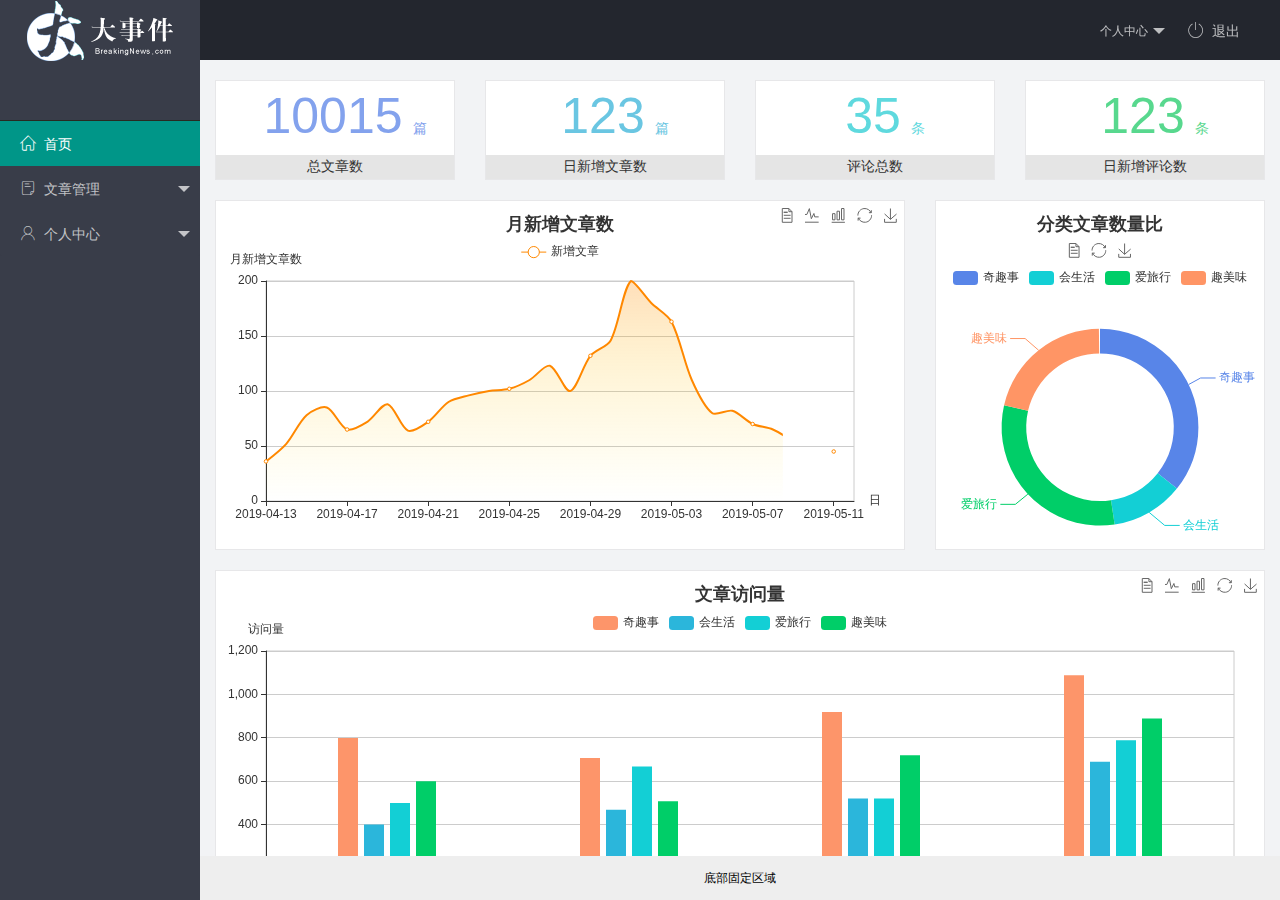
<file: index.html>
<!DOCTYPE html>
<html lang="en">

<head>
    <meta charset="UTF-8">
    <meta http-equiv="X-UA-Compatible" content="IE=edge">
    <meta name="viewport" content="width=device-width, initial-scale=1.0">
    <title>后台主页</title>
    <link rel="stylesheet" href="assets/lib/layui/css/layui.css">
    <!-- 导入自己的样式表 -->
    <link rel="stylesheet" href="assets/css/index.css">
    <!-- 导入第三方图标库 -->
    <link rel="stylesheet" href="assets/fonts/iconfont.css">
</head>

<body>
    <div class="layui-layout layui-layout-admin">
        <div class="layui-header">
            <div class="layui-logo layui-hide-xs layui-bg-black"><img src="assets/images/logo.png" alt="" /></div>
            <!-- 头部区域（可配合layui 已有的水平导航） -->

            <ul class="layui-nav layui-layout-right">
                <li class="layui-nav-item layui-hide layui-show-md-inline-block">
                    <a href="javascript:;" class="userinfo">
                        <img src="assets/images/sample2.jpg" class="layui-nav-img" style="display:none">
                        <span class="text-avatar" style="display:none">A</span> 个人中心
                    </a>

                    <dl class="layui-nav-child">
                        <dd><a href="user/user_info.html" target='fm'>基本资料</a></dd>
                        <dd><a href="user/user_avatar.html" target='fm'>更换头像</a></dd>
                        <dd><a href="user/user_pwd.html" target='fm'>重置密码</a></dd>
                    </dl>
                </li>
                <li class="layui-nav-item" lay-header-event="menuRight" lay-unselect>
                    <a href="javascript:;" id="btnLogout">
                        <span class="iconfont icon-tuichu"></span>退出
                    </a>
                </li>
            </ul>
        </div>

        <div class="layui-side layui-bg-black">
            <div class="layui-side-scroll">
                <div class="userinfo">
                    <img src="assets/images/sample2.jpg" class="layui-nav-img" style="display:none">
                    <span class="text-avatar" style="display:none">A</span>
                    <span id="welcome"></span>
                </div>
                <!-- 左侧导航区域（可配合layui已有的垂直导航） -->
                <ul class="layui-nav layui-nav-tree" lay-filter="test" lay-shrink="all">
                    <li class="layui-nav-item layui-this"><a href="home/dashboard.html" target="fm"><span class="iconfont icon-home"></span>首页</a></li>
                    <li class="layui-nav-item">
                        <a class="" href="javascript:;"><span class="iconfont icon-16"></span>文章管理</a>
                        <dl class="layui-nav-child">
                            <dd><a href="article/article_cate.html" target="fm"><i class="layui-icon layui-icon-app"></i>文章类别</a></dd>
                            <dd><a href="article/article_list.html" target="fm"><i class="layui-icon layui-icon-app"></i>文章列表</a></dd>
                            <dd><a href="article/article_pub.html" target="fm"><i class="layui-icon layui-icon-app"></i>发表文章</a></dd>
                        </dl>
                    </li>
                    <li class="layui-nav-item">
                        <a href="javascript:;"><span class="iconfont icon-user"></span>个人中心</a>
                        <dl class="layui-nav-child">
                            <dd><a href="user/user_info.html" target='fm'><i class="layui-icon layui-icon-app"></i>基本资料</a></dd>
                            <dd><a href="user/user_avatar.html" target='fm'><i class="layui-icon layui-icon-app"></i>更换头像</a></dd>
                            <dd><a href="user/user_pwd.html" target='fm'><i class="layui-icon layui-icon-app"></i>重置密码</a></dd>
                        </dl>
                    </li>

                </ul>
            </div>
        </div>

        <div class="layui-body">
            <!-- 内容主体区域 -->
            <iframe name="fm" src="home/dashboard.html" frameborder="0"></iframe>
        </div>

        <div class="layui-footer">
            <!-- 底部固定区域 -->
            底部固定区域
        </div>
    </div>
    <script src="assets/lib/layui/layui.all.js"></script>
    <!-- 导入jquery.js -->
    <script src="assets/lib/jquery.js"></script>
    <!-- 导入自己封装的baseAPI.js  -->
    <script src="assets/js/baseAPI.js"></script>
    <!-- 导入自己的js -->
    <script src="assets/js/index.js"></script>
</body>

</html>
</file>
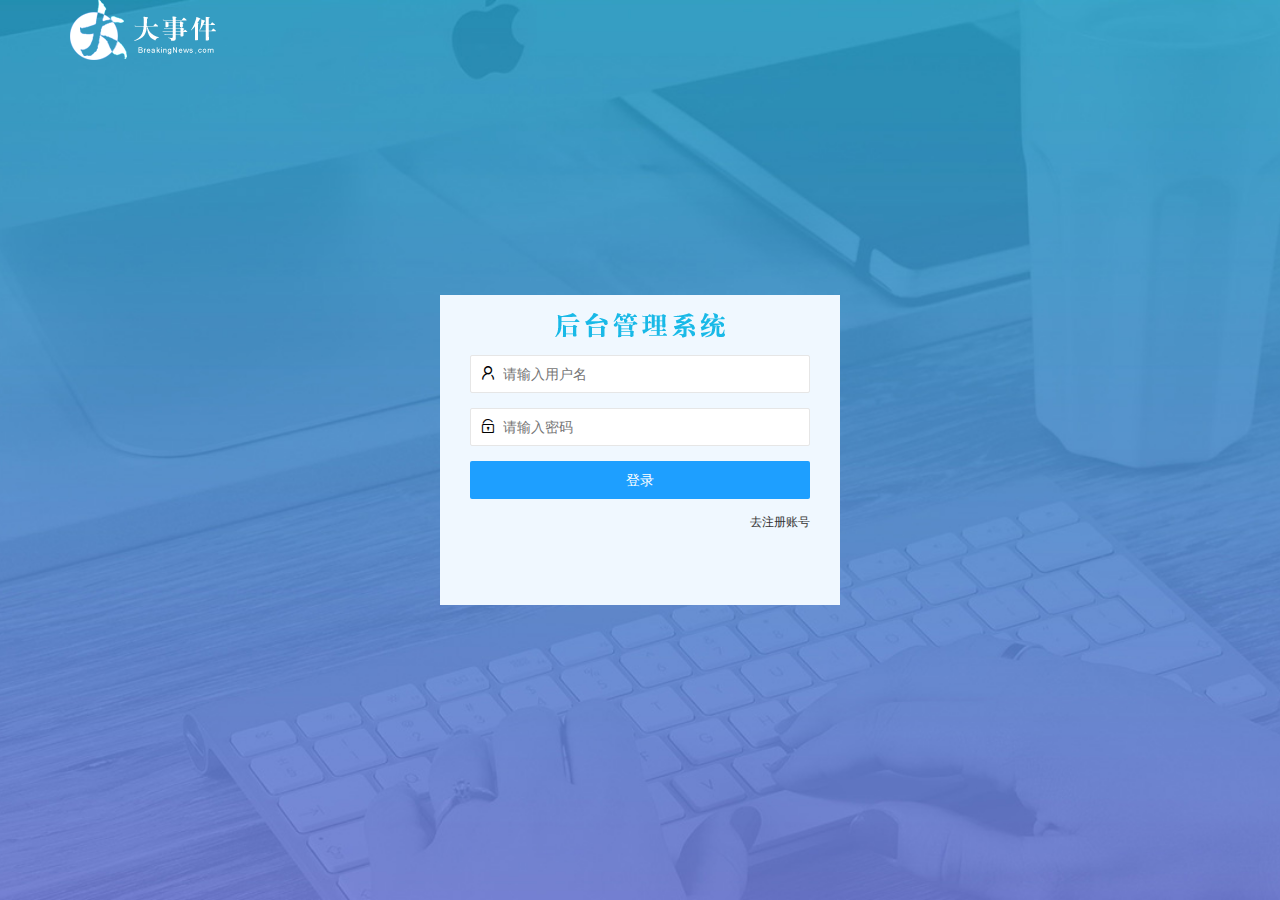
<file: login.html>
<!DOCTYPE html>
<html lang="en">

<head>
    <meta charset="UTF-8">
    <meta http-equiv="X-UA-Compatible" content="IE=edge">
    <meta name="viewport" content="width=device-width, initial-scale=1.0">
    <title>大事件-登录/注册</title>
    <link rel="stylesheet" href="assets/css/login.css">
    <link rel="stylesheet" href="assets/lib/layui/css/layui.css">
</head>

<body>
    <!-- 头部LOGO区 -->
    <div class="layui-main">
        <img src='assets/images/logo.png' alt="" />

    </div>

    <!-- 登录组册区域 -->
    <div class="loginAndRegBox">
        <div class="title-box"></div>
        <!-- 登录 -->
        <div class="login-box">
            <!-- 登录的表单 -->
            <form class="layui-form" action="" id="form_login">
                <!-- 账号 -->
                <div class="layui-form-item">
                    <i class="layui-icon layui-icon-username"></i>
                    <input type="text" name="username" required lay-verify="required" placeholder="请输入用户名" autocomplete="off" class="layui-input" style="padding-left: 32px;">
                </div>
                <!-- 密码 -->
                <div class="layui-form-item">
                    <i class="layui-icon layui-icon-password"></i>
                    <input type="password" name="password" required lay-verify="required|pwd" placeholder="请输入密码" autocomplete="off" class="layui-input" style="padding-left: 32px;">
                </div>
                <div class="layui-form-item">
                    <!-- 表单提交按钮和普通按钮的区别 lay-submit 属性 -->
                    <!-- 独占一行 layui-btn-fluid -->
                    <button class="layui-btn layui-btn-fluid layui-btn-normal" lay-submit>登录</button>
                </div>
                <div class="layui-form-item links">
                    <a href="javascript:;" id="link_reg">去注册账号</a>
                </div>
            </form>

        </div>
        <!-- 注册 -->
        <div class="reg-box">
            <form class="layui-form" action="" id="form_reg">
                <!-- 账号 -->
                <div class="layui-form-item">
                    <i class="layui-icon layui-icon-username"></i>
                    <input type="text" name="username" required lay-verify="required" placeholder="请输入用户名" autocomplete="off" class="layui-input" style="padding-left: 32px;">
                </div>
                <!-- 密码 -->
                <div class="layui-form-item">
                    <i class="layui-icon layui-icon-password"></i>
                    <input type="password" name="password" required lay-verify="required|pwd" placeholder="请输入密码" autocomplete="off" class="layui-input" style="padding-left: 32px;">
                </div>
                <div class="layui-form-item">
                    <i class="layui-icon layui-icon-password"></i>
                    <input type="password" name="repassword" required lay-verify="required|pwd|repwd" placeholder="再次确认密码" autocomplete="off" class="layui-input" style="padding-left: 32px;">
                </div>
                <div class="layui-form-item">
                    <!-- 表单提交按钮和普通按钮的区别 lay-submit 属性 -->
                    <!-- 独占一行 layui-btn-fluid -->
                    <button class="layui-btn layui-btn-fluid layui-btn-normal" lay-submit>注册</button>
                </div>
                <div class="layui-form-item links">
                    <a href="javascript:;" id="link_login">去登录</a>
                </div>
            </form>

        </div>
    </div>

    <!-- 导入layui的js的文件 -->
    <script src="assets/lib/layui/layui.all.js"></script>
    <!-- 导入jquery.js -->
    <script src="assets/lib/jquery.js"></script>
    <!-- 导入自己封装的bassApi.js -->
    <script src="assets/js/baseAPI.js"></script>
    <!-- 导入自己的js文件 -->
    <script src="assets/js/login.js"></script>
</body>

</html>
</file>
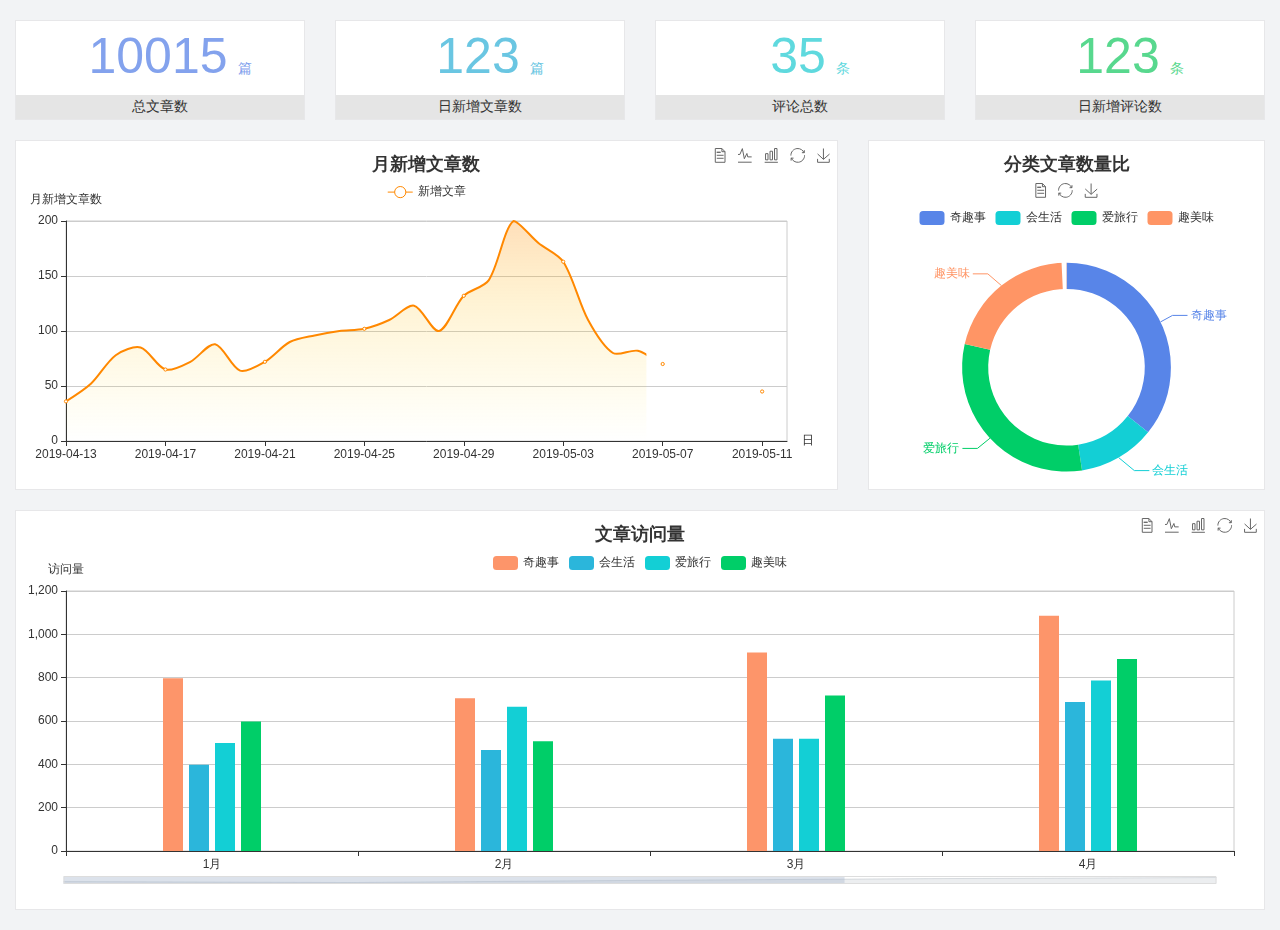
<file: home/dashboard.html>
<!DOCTYPE html>
<html lang="en">

<head>
    <meta charset="UTF-8">
    <meta name="viewport" content="width=device-width, initial-scale=1.0">
    <meta http-equiv="X-UA-Compatible" content="ie=edge">
    <title>图表统计</title>
    <link rel="stylesheet" href=".././assets/lib/bootstrap.css" />
    <link rel="stylesheet" href=".././assets/lib/main.css" />
    <script src=".././assets/lib/jquery.js"></script>
    <script type="text/javascript" src=".././assets/lib/echarts.min.js"></script>
</head>

<body>
    <div class="container-fluid">
        <div class="row spannel_list">
            <div class="col-sm-3 col-xs-6">
                <div class="spannel">
                    <em>10015</em><span>篇</span>
                    <b>总文章数</b>
                </div>
            </div>
            <div class="col-sm-3 col-xs-6">
                <div class="spannel scolor01">
                    <em>123</em><span>篇</span>
                    <b>日新增文章数</b>
                </div>
            </div>
            <div class="col-sm-3 col-xs-6">
                <div class="spannel scolor02">
                    <em>35</em><span>条</span>
                    <b>评论总数</b>
                </div>
            </div>
            <div class="col-sm-3 col-xs-6">
                <div class="spannel scolor03">
                    <em>123</em><span>条</span>
                    <b>日新增评论数</b>
                </div>
            </div>
        </div>
    </div>

    <div class="container-fluid">
        <div class="row curve-pie">
            <div class="col-lg-8 col-md-8">
                <div class="gragh_pannel" id="curve_show"></div>
            </div>
            <div class="col-lg-4 col-md-4">
                <div class="gragh_pannel" id="pie_show"></div>
            </div>
        </div>
    </div>

    <div class="container-fluid">
        <div class="column_pannel" id="column_show"></div>
    </div>

    <script>
        var oChart = echarts.init(document.getElementById('curve_show'));
        var aList_all = [{
            'count': 36,
            'date': '2019-04-13'
        }, {
            'count': 52,
            'date': '2019-04-14'
        }, {
            'count': 78,
            'date': '2019-04-15'
        }, {
            'count': 85,
            'date': '2019-04-16'
        }, {
            'count': 65,
            'date': '2019-04-17'
        }, {
            'count': 72,
            'date': '2019-04-18'
        }, {
            'count': 88,
            'date': '2019-04-19'
        }, {
            'count': 64,
            'date': '2019-04-20'
        }, {
            'count': 72,
            'date': '2019-04-21'
        }, {
            'count': 90,
            'date': '2019-04-22'
        }, {
            'count': 96,
            'date': '2019-04-23'
        }, {
            'count': 100,
            'date': '2019-04-24'
        }, {
            'count': 102,
            'date': '2019-04-25'
        }, {
            'count': 110,
            'date': '2019-04-26'
        }, {
            'count': 123,
            'date': '2019-04-27'
        }, {
            'count': 100,
            'date': '2019-04-28'
        }, {
            'count': 132,
            'date': '2019-04-29'
        }, {
            'count': 146,
            'date': '2019-04-30'
        }, {
            'count': 200,
            'date': '2019-05-01'
        }, {
            'count': 180,
            'date': '2019-05-02'
        }, {
            'count': 163,
            'date': '2019-05-03'
        }, {
            'count': 110,
            'date': '2019-05-04'
        }, {
            'count': 80,
            'date': '2019-05-05'
        }, {
            'count': 82,
            'date': '2019-05-06'
        }, {
            'count': 70,
            'date': '2019-05-07'
        }, {
            'count': 65,
            'date': '2019-05-08'
        }, {
            'count': 54,
            'date': '2019-05-09'
        }, {
            'count': 40,
            'date': '2019-05-10'
        }, {
            'count': 45,
            'date': '2019-05-11'
        }, {
            'count': 38,
            'date': '2019-05-12'
        }, ];

        let aCount = [];
        let aDate = [];

        for (var i = 0; i < aList_all.length; i++) {
            aCount.push(aList_all[i].count);
            aDate.push(aList_all[i].date);
        }

        var chartopt = {
            title: {
                text: '月新增文章数',
                left: 'center',
                top: '10'
            },
            tooltip: {
                trigger: 'axis'
            },
            legend: {
                data: ['新增文章'],
                top: '40'
            },
            toolbox: {
                show: true,
                feature: {
                    mark: {
                        show: true
                    },
                    dataView: {
                        show: true,
                        readOnly: false
                    },
                    magicType: {
                        show: true,
                        type: ['line', 'bar']
                    },
                    restore: {
                        show: true
                    },
                    saveAsImage: {
                        show: true
                    }
                }
            },
            calculable: true,
            xAxis: [{
                name: '日',
                type: 'category',
                boundaryGap: false,
                data: aDate
            }],
            yAxis: [{
                name: '月新增文章数',
                type: 'value'
            }],
            series: [{
                name: '新增文章',
                type: 'line',
                smooth: true,
                itemStyle: {
                    normal: {
                        areaStyle: {
                            type: 'default'
                        },
                        color: '#f80'
                    },
                    lineStyle: {
                        color: '#f80'
                    }
                },
                data: aCount
            }],
            areaStyle: {
                normal: {
                    color: new echarts.graphic.LinearGradient(0, 0, 0, 1, [{
                        offset: 0,
                        color: 'rgba(255,136,0,0.39)'
                    }, {
                        offset: .34,
                        color: 'rgba(255,180,0,0.25)'
                    }, {
                        offset: 1,
                        color: 'rgba(255,222,0,0.00)'
                    }])

                }
            },
            grid: {
                show: true,
                x: 50,
                x2: 50,
                y: 80,
                height: 220
            }
        };

        oChart.setOption(chartopt);


        var oPie = echarts.init(document.getElementById('pie_show'));
        var oPieopt = {
            title: {
                top: 10,
                text: '分类文章数量比',
                x: 'center'
            },
            tooltip: {
                trigger: 'item',
                formatter: "{a} <br/>{b} : {c} ({d}%)"
            },
            color: ['#5885e8', '#13cfd5', '#00ce68', '#ff9565'],
            legend: {
                x: 'center',
                top: 65,
                data: ['奇趣事', '会生活', '爱旅行', '趣美味']
            },
            toolbox: {
                show: true,
                x: 'center',
                top: 35,
                feature: {
                    mark: {
                        show: true
                    },
                    dataView: {
                        show: true,
                        readOnly: false
                    },
                    magicType: {
                        show: true,
                        type: ['pie', 'funnel'],
                        option: {
                            funnel: {
                                x: '25%',
                                width: '50%',
                                funnelAlign: 'left',
                                max: 1548
                            }
                        }
                    },
                    restore: {
                        show: true
                    },
                    saveAsImage: {
                        show: true
                    }
                }
            },
            calculable: true,
            series: [{
                name: '访问来源',
                type: 'pie',
                radius: ['45%', '60%'],
                center: ['50%', '65%'],
                data: [{
                    value: 300,
                    name: '奇趣事'
                }, {
                    value: 100,
                    name: '会生活'
                }, {
                    value: 260,
                    name: '爱旅行'
                }, {
                    value: 180,
                    name: '趣美味'
                }]
            }]
        };
        oPie.setOption(oPieopt);



        var oColumn = this.echarts.init(document.getElementById('column_show'));
        var oColumnopt = {
            title: {
                text: '文章访问量',
                left: 'center',
                top: '10'
            },
            tooltip: {
                trigger: 'axis'
            },
            legend: {
                data: ['奇趣事', '会生活', '爱旅行', '趣美味'],
                top: '40'
            },
            toolbox: {
                show: true,
                feature: {
                    mark: {
                        show: true
                    },
                    dataView: {
                        show: true,
                        readOnly: false
                    },
                    magicType: {
                        show: true,
                        type: ['line', 'bar']
                    },
                    restore: {
                        show: true
                    },
                    saveAsImage: {
                        show: true
                    }
                }
            },
            calculable: true,
            xAxis: [{
                type: 'category',
                data: ['1月', '2月', '3月', '4月', '5月']
            }],
            yAxis: [{
                name: '访问量',
                type: 'value'
            }],
            series: [{
                name: '奇趣事',
                type: 'bar',
                barWidth: 20,
                itemStyle: {
                    normal: {
                        areaStyle: {
                            type: 'default'
                        },
                        color: '#fd956a'
                    }
                },
                data: [800, 708, 920, 1090, 1200]
            }, {
                name: '会生活',
                type: 'bar',
                barWidth: 20,
                itemStyle: {
                    normal: {
                        areaStyle: {
                            type: 'default'
                        },
                        color: '#2bb6db'
                    }
                },
                data: [400, 468, 520, 690, 800]
            }, {
                name: '爱旅行',
                type: 'bar',
                barWidth: 20,
                itemStyle: {
                    normal: {
                        areaStyle: {
                            type: 'default'
                        },
                        color: '#13cfd5'
                    }
                },
                data: [500, 668, 520, 790, 900]
            }, {
                name: '趣美味',
                type: 'bar',
                barWidth: 20,
                itemStyle: {
                    normal: {
                        areaStyle: {
                            type: 'default'
                        },
                        color: '#00ce68'
                    }
                },
                data: [600, 508, 720, 890, 1000]
            }],
            grid: {
                show: true,
                x: 50,
                x2: 30,
                y: 80,
                height: 260
            },
            dataZoom: [ //给x轴设置滚动条
                {
                    start: 0, //默认为0
                    end: 100 - 1000 / 31, //默认为100
                    type: 'slider',
                    show: true,
                    xAxisIndex: [0],
                    handleSize: 0, //滑动条的 左右2个滑动条的大小
                    height: 8, //组件高度
                    left: 45, //左边的距离
                    right: 50, //右边的距离
                    bottom: 26, //右边的距离
                    handleColor: '#ddd', //h滑动图标的颜色
                    handleStyle: {
                        borderColor: "#cacaca",
                        borderWidth: "1",
                        shadowBlur: 2,
                        background: "#ddd",
                        shadowColor: "#ddd",
                    }
                }
            ]
        };
        oColumn.setOption(oColumnopt);
    </script>
</body>

</html>
</file>
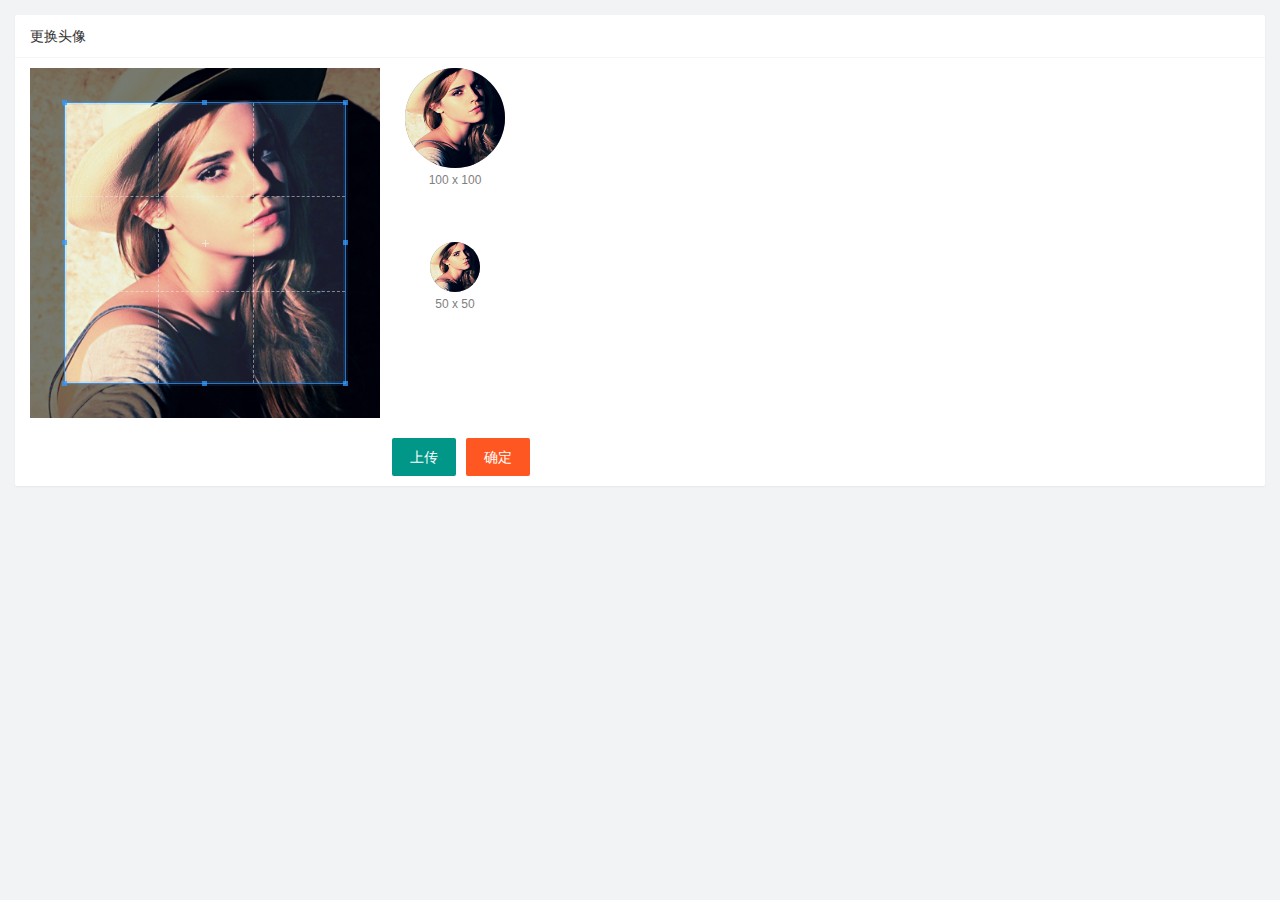
<file: user/user_avatar.html>
<!DOCTYPE html>
<html lang="en">

<head>
    <meta charset="UTF-8">
    <meta http-equiv="X-UA-Compatible" content="IE=edge">
    <meta name="viewport" content="width=device-width, initial-scale=1.0">
    <title>Document</title>
    <link rel="stylesheet" href=".././assets/lib/layui/css/layui.css">
    <link rel="stylesheet" href=".././assets/css/user/user_avatar.css">
    <link rel="stylesheet" href=".././assets/lib/cropper/cropper.css" />
</head>

<body>
    <!-- 卡片区域 -->
    <div class="layui-card">
        <div class="layui-card-header">更换头像</div>
        <div class="layui-card-body">
            <!-- 第一行的图片裁剪和预览区域 -->
            <div class="row1">
                <!-- 图片裁剪区域 -->
                <div class="cropper-box">
                    <!-- 这个 img 标签很重要，将来会把它初始化为裁剪区域 -->
                    <img id="image" src=".././assets/images/sample.jpg" />
                </div>
                <!-- 图片的预览区域 -->
                <div class="preview-box">
                    <div>
                        <!-- 宽高为 100px 的预览区域 -->
                        <div class="img-preview w100"></div>
                        <p class="size">100 x 100</p>
                    </div>
                    <div>
                        <!-- 宽高为 50px 的预览区域 -->
                        <div class="img-preview w50"></div>
                        <p class="size">50 x 50</p>
                    </div>
                </div>
            </div>

            <!-- 第二行的按钮区域 -->
            <div class="row2">
                <!-- 通过 accept 属性，可以指定，允许用户选择什么类型的文件 -->
                <input type="file" id="file" accept="image/png,image/jpeg" />
                <button type="button" class="layui-btn" id="btnChooseImage">上传</button>
                <button type="button" class="layui-btn layui-btn-danger" id="btnUpload">确定</button>
            </div>
        </div>
    </div>
</body>
<script src=".././assets/lib/layui/layui.all.js"></script>
<script src=".././assets/lib/jquery.js"></script>
<script src=".././assets/lib/cropper/Cropper.js"></script>
<script src=".././assets/lib/cropper/jquery-cropper.js"></script>
<script src=".././assets/js/baseAPI.js"></script>
<script src=".././assets/js/user/user_avatar.js"></script>

</html>
</file>
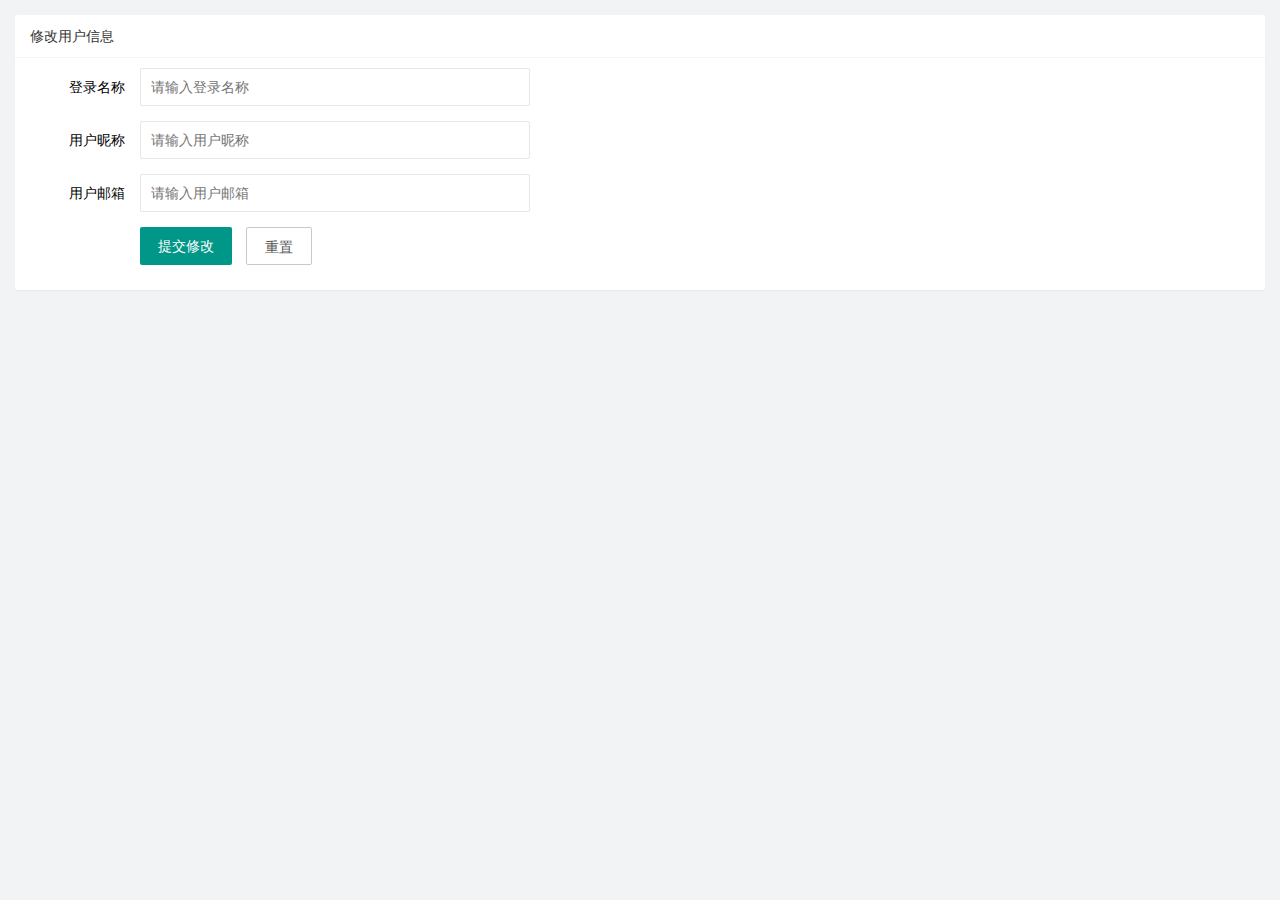
<file: user/user_info.html>
<!DOCTYPE html>
<html lang="en">

<head>
    <meta charset="UTF-8">
    <meta http-equiv="X-UA-Compatible" content="IE=edge">
    <meta name="viewport" content="width=device-width, initial-scale=1.0">
    <title>Document</title>
    <!-- 导入layui.css -->
    <link rel="stylesheet" href=".././assets/lib/layui/css/layui.css">
    <!-- 导入自己的css -->
    <link rel="stylesheet" href=".././assets/user/user_info.css">
</head>

<body>
    <!-- 卡片区域 -->
    <div class="layui-card">
        <div class="layui-card-header">修改用户信息</div>
        <div class="layui-card-body">
            <!-- form表单区域 -->
            <form class="layui-form" lay-filter="formUserInfo">
                <!-- 这是隐藏域 -->
                <input type="hidden" name="id" value="" />
                <div class="layui-form-item">
                    <label class="layui-form-label">登录名称</label>
                    <div class="layui-input-block">
                        <input type="text" name="username" required lay-verify="required" placeholder="请输入登录名称" autocomplete="off" class="layui-input" readonly />
                    </div>
                </div>
                <div class="layui-form-item">
                    <label class="layui-form-label">用户昵称</label>
                    <div class="layui-input-block">
                        <input type="text" name="nickname" required lay-verify="required|nickname" placeholder="请输入用户昵称" autocomplete="off" class="layui-input" />
                    </div>
                </div>
                <div class="layui-form-item">
                    <label class="layui-form-label">用户邮箱</label>
                    <div class="layui-input-block">
                        <input type="text" name="email" required lay-verify="required|email" placeholder="请输入用户邮箱" autocomplete="off" class="layui-input" />
                    </div>
                </div>
                <div class="layui-form-item">
                    <div class="layui-input-block">
                        <button class="layui-btn" lay-submit lay-filter="formDemo">提交修改</button>
                        <button type="reset" class="layui-btn layui-btn-primary" id="btnReset">重置</button>
                    </div>
                </div>
            </form>
        </div>
    </div>
</body>

<!-- 导入layui.js -->
<script src=".././assets/lib/layui/layui.all.js"></script>
<script src=".././assets/lib/jquery.js"></script>
<!-- 导入自己封装的baseAPI -->
<script src=".././assets/js/baseAPI.js"></script>
<!-- 导入自己的js -->
<script src=".././assets/js/user/user_info.js"></script>

</html>
</file>
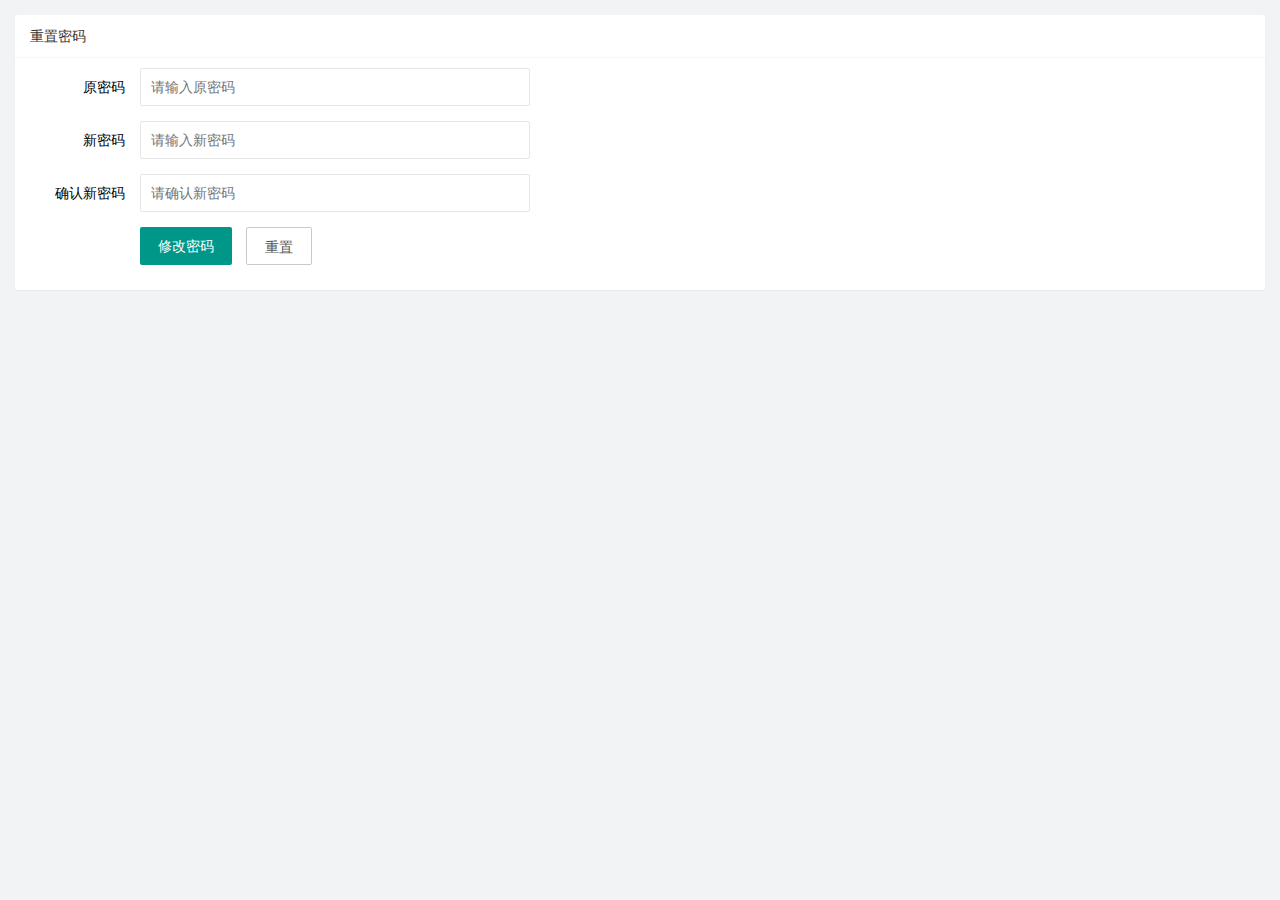
<file: user/user_pwd.html>
<!DOCTYPE html>
<html lang="en">

<head>
    <meta charset="UTF-8">
    <meta http-equiv="X-UA-Compatible" content="IE=edge">
    <meta name="viewport" content="width=device-width, initial-scale=1.0">
    <title>Document</title>
    <link rel="stylesheet" href=".././assets/lib/layui/css/layui.css">
    <link rel="stylesheet" href=".././assets/css/user/user_info.css">
</head>

<body>
    <div class="layui-card">
        <div class="layui-card-header">重置密码</div>
        <div class="layui-card-body">
            <form class="layui-form" action="">
                <div class="layui-form-item">
                    <label class="layui-form-label">原密码</label>
                    <div class="layui-input-block">
                        <input type="password" name="oldPwd" required lay-verify="required|pwd" placeholder="请输入原密码" autocomplete="off" class="layui-input">
                    </div>
                </div>
                <div class="layui-form-item">
                    <label class="layui-form-label">新密码</label>
                    <div class="layui-input-block">
                        <input type="password" name="newPwd" required lay-verify="required|pwd|samePwd" placeholder="请输入新密码" autocomplete="off" class="layui-input">
                    </div>
                </div>
                <div class="layui-form-item">
                    <label class="layui-form-label">确认新密码</label>
                    <div class="layui-input-block">
                        <input type="password" name="rePwd" required lay-verify="required|pwd|rePwd" placeholder="请确认新密码" autocomplete="off" class="layui-input">
                    </div>
                </div>
                <div class="layui-form-item">
                    <div class="layui-input-block">
                        <button class="layui-btn" lay-submit lay-filter="formDemo">修改密码</button>
                        <button type="reset" class="layui-btn layui-btn-primary">重置</button>
                    </div>
                </div>
            </form>
        </div>
    </div>
</body>
<script src=".././assets/lib/layui/layui.all.js"></script>
<script src=".././assets/lib/jquery.js"></script>
<script src="../assets/js/baseAPI.js"></script>
<script src=".././assets/js/user/user_pwd.js"></script>

</html>
</file>
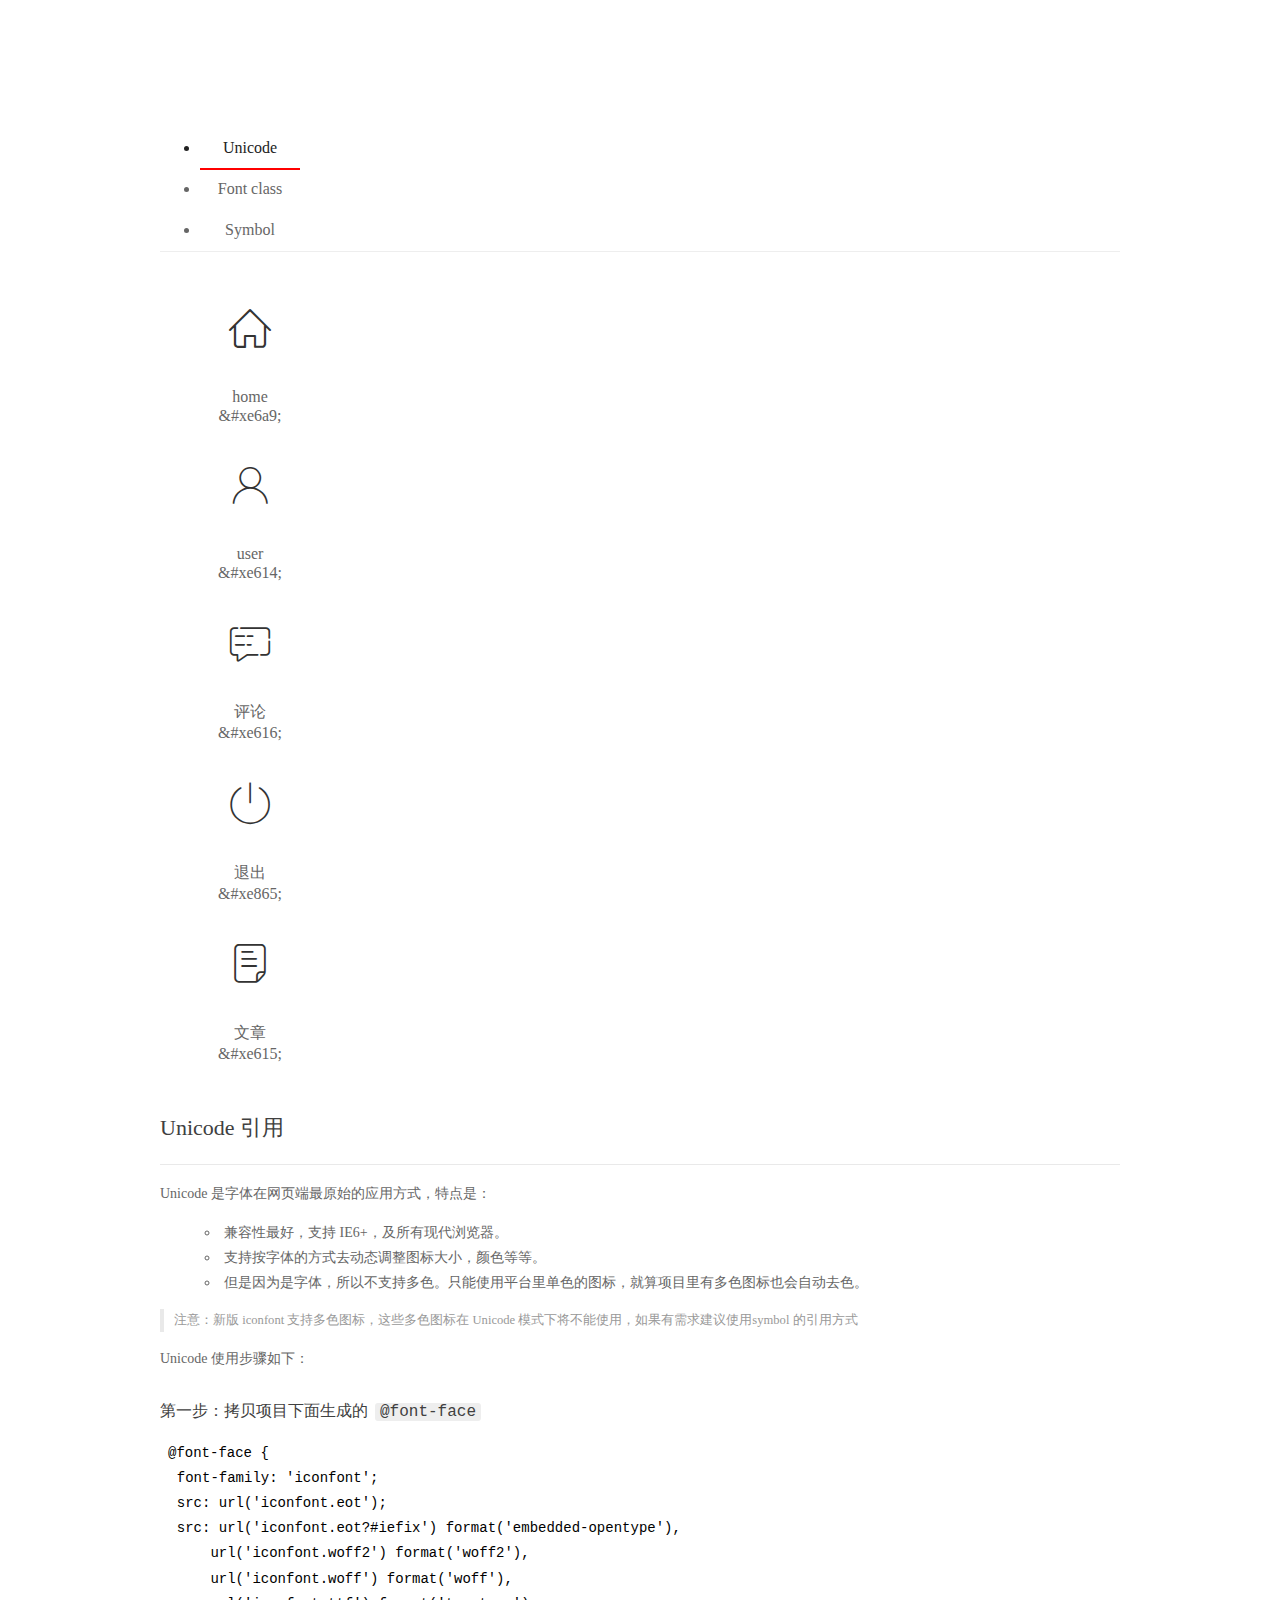
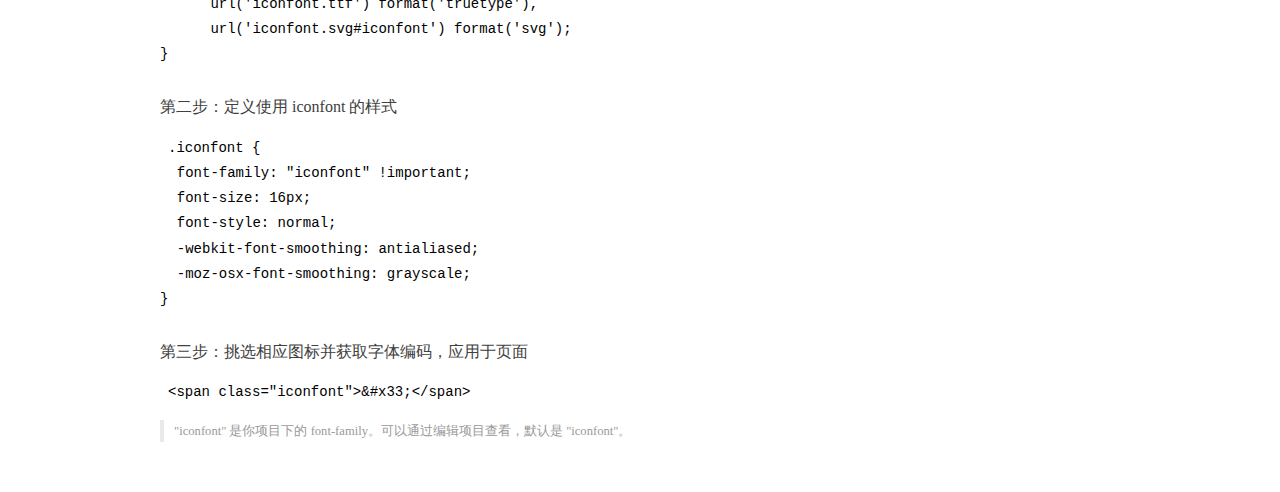
<file: assets/fonts/demo_index.html>
<!DOCTYPE html>
<html>
<head>
  <meta charset="utf-8"/>
  <title>IconFont Demo</title>
  <link rel="shortcut icon" href="https://gtms04.alicdn.com/tps/i4/TB1_oz6GVXXXXaFXpXXJDFnIXXX-64-64.ico" type="image/x-icon"/>
  <link rel="stylesheet" href="https://g.alicdn.com/thx/cube/1.3.2/cube.min.css">
  <link rel="stylesheet" href="demo.css">
  <link rel="stylesheet" href="iconfont.css">
  <script src="iconfont.js"></script>
  <!-- jQuery -->
  <script src="https://a1.alicdn.com/oss/uploads/2018/12/26/7bfddb60-08e8-11e9-9b04-53e73bb6408b.js"></script>
  <!-- 代码高亮 -->
  <script src="https://a1.alicdn.com/oss/uploads/2018/12/26/a3f714d0-08e6-11e9-8a15-ebf944d7534c.js"></script>
</head>
<body>
  <div class="main">
    <h1 class="logo"><a href="https://www.iconfont.cn/" title="iconfont 首页" target="_blank">&#xe86b;</a></h1>
    <div class="nav-tabs">
      <ul id="tabs" class="dib-box">
        <li class="dib active"><span>Unicode</span></li>
        <li class="dib"><span>Font class</span></li>
        <li class="dib"><span>Symbol</span></li>
      </ul>
      
    </div>
    <div class="tab-container">
      <div class="content unicode" style="display: block;">
          <ul class="icon_lists dib-box">
          
            <li class="dib">
              <span class="icon iconfont">&#xe6a9;</span>
                <div class="name">home</div>
                <div class="code-name">&amp;#xe6a9;</div>
              </li>
          
            <li class="dib">
              <span class="icon iconfont">&#xe614;</span>
                <div class="name">user</div>
                <div class="code-name">&amp;#xe614;</div>
              </li>
          
            <li class="dib">
              <span class="icon iconfont">&#xe616;</span>
                <div class="name">评论</div>
                <div class="code-name">&amp;#xe616;</div>
              </li>
          
            <li class="dib">
              <span class="icon iconfont">&#xe865;</span>
                <div class="name">退出</div>
                <div class="code-name">&amp;#xe865;</div>
              </li>
          
            <li class="dib">
              <span class="icon iconfont">&#xe615;</span>
                <div class="name">文章</div>
                <div class="code-name">&amp;#xe615;</div>
              </li>
          
          </ul>
          <div class="article markdown">
          <h2 id="unicode-">Unicode 引用</h2>
          <hr>

          <p>Unicode 是字体在网页端最原始的应用方式，特点是：</p>
          <ul>
            <li>兼容性最好，支持 IE6+，及所有现代浏览器。</li>
            <li>支持按字体的方式去动态调整图标大小，颜色等等。</li>
            <li>但是因为是字体，所以不支持多色。只能使用平台里单色的图标，就算项目里有多色图标也会自动去色。</li>
          </ul>
          <blockquote>
            <p>注意：新版 iconfont 支持多色图标，这些多色图标在 Unicode 模式下将不能使用，如果有需求建议使用symbol 的引用方式</p>
          </blockquote>
          <p>Unicode 使用步骤如下：</p>
          <h3 id="-font-face">第一步：拷贝项目下面生成的 <code>@font-face</code></h3>
<pre><code class="language-css"
>@font-face {
  font-family: 'iconfont';
  src: url('iconfont.eot');
  src: url('iconfont.eot?#iefix') format('embedded-opentype'),
      url('iconfont.woff2') format('woff2'),
      url('iconfont.woff') format('woff'),
      url('iconfont.ttf') format('truetype'),
      url('iconfont.svg#iconfont') format('svg');
}
</code></pre>
          <h3 id="-iconfont-">第二步：定义使用 iconfont 的样式</h3>
<pre><code class="language-css"
>.iconfont {
  font-family: "iconfont" !important;
  font-size: 16px;
  font-style: normal;
  -webkit-font-smoothing: antialiased;
  -moz-osx-font-smoothing: grayscale;
}
</code></pre>
          <h3 id="-">第三步：挑选相应图标并获取字体编码，应用于页面</h3>
<pre>
<code class="language-html"
>&lt;span class="iconfont"&gt;&amp;#x33;&lt;/span&gt;
</code></pre>
          <blockquote>
            <p>"iconfont" 是你项目下的 font-family。可以通过编辑项目查看，默认是 "iconfont"。</p>
          </blockquote>
          </div>
      </div>
      <div class="content font-class">
        <ul class="icon_lists dib-box">
          
          <li class="dib">
            <span class="icon iconfont icon-home"></span>
            <div class="name">
              home
            </div>
            <div class="code-name">.icon-home
            </div>
          </li>
          
          <li class="dib">
            <span class="icon iconfont icon-user"></span>
            <div class="name">
              user
            </div>
            <div class="code-name">.icon-user
            </div>
          </li>
          
          <li class="dib">
            <span class="icon iconfont icon-pinglun"></span>
            <div class="name">
              评论
            </div>
            <div class="code-name">.icon-pinglun
            </div>
          </li>
          
          <li class="dib">
            <span class="icon iconfont icon-tuichu"></span>
            <div class="name">
              退出
            </div>
            <div class="code-name">.icon-tuichu
            </div>
          </li>
          
          <li class="dib">
            <span class="icon iconfont icon-16"></span>
            <div class="name">
              文章
            </div>
            <div class="code-name">.icon-16
            </div>
          </li>
          
        </ul>
        <div class="article markdown">
        <h2 id="font-class-">font-class 引用</h2>
        <hr>

        <p>font-class 是 Unicode 使用方式的一种变种，主要是解决 Unicode 书写不直观，语意不明确的问题。</p>
        <p>与 Unicode 使用方式相比，具有如下特点：</p>
        <ul>
          <li>兼容性良好，支持 IE8+，及所有现代浏览器。</li>
          <li>相比于 Unicode 语意明确，书写更直观。可以很容易分辨这个 icon 是什么。</li>
          <li>因为使用 class 来定义图标，所以当要替换图标时，只需要修改 class 里面的 Unicode 引用。</li>
          <li>不过因为本质上还是使用的字体，所以多色图标还是不支持的。</li>
        </ul>
        <p>使用步骤如下：</p>
        <h3 id="-fontclass-">第一步：引入项目下面生成的 fontclass 代码：</h3>
<pre><code class="language-html">&lt;link rel="stylesheet" href="./iconfont.css"&gt;
</code></pre>
        <h3 id="-">第二步：挑选相应图标并获取类名，应用于页面：</h3>
<pre><code class="language-html">&lt;span class="iconfont icon-xxx"&gt;&lt;/span&gt;
</code></pre>
        <blockquote>
          <p>"
            iconfont" 是你项目下的 font-family。可以通过编辑项目查看，默认是 "iconfont"。</p>
        </blockquote>
      </div>
      </div>
      <div class="content symbol">
          <ul class="icon_lists dib-box">
          
            <li class="dib">
                <svg class="icon svg-icon" aria-hidden="true">
                  <use xlink:href="#icon-home"></use>
                </svg>
                <div class="name">home</div>
                <div class="code-name">#icon-home</div>
            </li>
          
            <li class="dib">
                <svg class="icon svg-icon" aria-hidden="true">
                  <use xlink:href="#icon-user"></use>
                </svg>
                <div class="name">user</div>
                <div class="code-name">#icon-user</div>
            </li>
          
            <li class="dib">
                <svg class="icon svg-icon" aria-hidden="true">
                  <use xlink:href="#icon-pinglun"></use>
                </svg>
                <div class="name">评论</div>
                <div class="code-name">#icon-pinglun</div>
            </li>
          
            <li class="dib">
                <svg class="icon svg-icon" aria-hidden="true">
                  <use xlink:href="#icon-tuichu"></use>
                </svg>
                <div class="name">退出</div>
                <div class="code-name">#icon-tuichu</div>
            </li>
          
            <li class="dib">
                <svg class="icon svg-icon" aria-hidden="true">
                  <use xlink:href="#icon-16"></use>
                </svg>
                <div class="name">文章</div>
                <div class="code-name">#icon-16</div>
            </li>
          
          </ul>
          <div class="article markdown">
          <h2 id="symbol-">Symbol 引用</h2>
          <hr>

          <p>这是一种全新的使用方式，应该说这才是未来的主流，也是平台目前推荐的用法。相关介绍可以参考这篇<a href="">文章</a>
            这种用法其实是做了一个 SVG 的集合，与另外两种相比具有如下特点：</p>
          <ul>
            <li>支持多色图标了，不再受单色限制。</li>
            <li>通过一些技巧，支持像字体那样，通过 <code>font-size</code>, <code>color</code> 来调整样式。</li>
            <li>兼容性较差，支持 IE9+，及现代浏览器。</li>
            <li>浏览器渲染 SVG 的性能一般，还不如 png。</li>
          </ul>
          <p>使用步骤如下：</p>
          <h3 id="-symbol-">第一步：引入项目下面生成的 symbol 代码：</h3>
<pre><code class="language-html">&lt;script src="./iconfont.js"&gt;&lt;/script&gt;
</code></pre>
          <h3 id="-css-">第二步：加入通用 CSS 代码（引入一次就行）：</h3>
<pre><code class="language-html">&lt;style&gt;
.icon {
  width: 1em;
  height: 1em;
  vertical-align: -0.15em;
  fill: currentColor;
  overflow: hidden;
}
&lt;/style&gt;
</code></pre>
          <h3 id="-">第三步：挑选相应图标并获取类名，应用于页面：</h3>
<pre><code class="language-html">&lt;svg class="icon" aria-hidden="true"&gt;
  &lt;use xlink:href="#icon-xxx"&gt;&lt;/use&gt;
&lt;/svg&gt;
</code></pre>
          </div>
      </div>

    </div>
  </div>
  <script>
  $(document).ready(function () {
      $('.tab-container .content:first').show()

      $('#tabs li').click(function (e) {
        var tabContent = $('.tab-container .content')
        var index = $(this).index()

        if ($(this).hasClass('active')) {
          return
        } else {
          $('#tabs li').removeClass('active')
          $(this).addClass('active')

          tabContent.hide().eq(index).fadeIn()
        }
      })
    })
  </script>
</body>
</html>
</file>
<file: assets/lib/layui/css/layui.css>
/** layui-v2.5.5 MIT License By https://www.layui.com */
 .layui-inline,img{display:inline-block;vertical-align:middle}h1,h2,h3,h4,h5,h6{font-weight:400}.layui-edge,.layui-header,.layui-inline,.layui-main{position:relative}.layui-body,.layui-edge,.layui-elip{overflow:hidden}.layui-btn,.layui-edge,.layui-inline,img{vertical-align:middle}.layui-btn,.layui-disabled,.layui-icon,.layui-unselect{-moz-user-select:none;-webkit-user-select:none;-ms-user-select:none}.layui-elip,.layui-form-checkbox span,.layui-form-pane .layui-form-label{text-overflow:ellipsis;white-space:nowrap}.layui-breadcrumb,.layui-tree-btnGroup{visibility:hidden}blockquote,body,button,dd,div,dl,dt,form,h1,h2,h3,h4,h5,h6,input,li,ol,p,pre,td,textarea,th,ul{margin:0;padding:0;-webkit-tap-highlight-color:rgba(0,0,0,0)}a:active,a:hover{outline:0}img{border:none}li{list-style:none}table{border-collapse:collapse;border-spacing:0}h4,h5,h6{font-size:100%}button,input,optgroup,option,select,textarea{font-family:inherit;font-size:inherit;font-style:inherit;font-weight:inherit;outline:0}pre{white-space:pre-wrap;white-space:-moz-pre-wrap;white-space:-pre-wrap;white-space:-o-pre-wrap;word-wrap:break-word}body{line-height:24px;font:14px Helvetica Neue,Helvetica,PingFang SC,Tahoma,Arial,sans-serif}hr{height:1px;margin:10px 0;border:0;clear:both}a{color:#333;text-decoration:none}a:hover{color:#777}a cite{font-style:normal;*cursor:pointer}.layui-border-box,.layui-border-box *{box-sizing:border-box}.layui-box,.layui-box *{box-sizing:content-box}.layui-clear{clear:both;*zoom:1}.layui-clear:after{content:'\20';clear:both;*zoom:1;display:block;height:0}.layui-inline{*display:inline;*zoom:1}.layui-edge{display:inline-block;width:0;height:0;border-width:6px;border-style:dashed;border-color:transparent}.layui-edge-top{top:-4px;border-bottom-color:#999;border-bottom-style:solid}.layui-edge-right{border-left-color:#999;border-left-style:solid}.layui-edge-bottom{top:2px;border-top-color:#999;border-top-style:solid}.layui-edge-left{border-right-color:#999;border-right-style:solid}.layui-disabled,.layui-disabled:hover{color:#d2d2d2!important;cursor:not-allowed!important}.layui-circle{border-radius:100%}.layui-show{display:block!important}.layui-hide{display:none!important}@font-face{font-family:layui-icon;src:url(../font/iconfont.eot?v=250);src:url(../font/iconfont.eot?v=250#iefix) format('embedded-opentype'),url(../font/iconfont.woff2?v=250) format('woff2'),url(../font/iconfont.woff?v=250) format('woff'),url(../font/iconfont.ttf?v=250) format('truetype'),url(../font/iconfont.svg?v=250#layui-icon) format('svg')}.layui-icon{font-family:layui-icon!important;font-size:16px;font-style:normal;-webkit-font-smoothing:antialiased;-moz-osx-font-smoothing:grayscale}.layui-icon-reply-fill:before{content:"\e611"}.layui-icon-set-fill:before{content:"\e614"}.layui-icon-menu-fill:before{content:"\e60f"}.layui-icon-search:before{content:"\e615"}.layui-icon-share:before{content:"\e641"}.layui-icon-set-sm:before{content:"\e620"}.layui-icon-engine:before{content:"\e628"}.layui-icon-close:before{content:"\1006"}.layui-icon-close-fill:before{content:"\1007"}.layui-icon-chart-screen:before{content:"\e629"}.layui-icon-star:before{content:"\e600"}.layui-icon-circle-dot:before{content:"\e617"}.layui-icon-chat:before{content:"\e606"}.layui-icon-release:before{content:"\e609"}.layui-icon-list:before{content:"\e60a"}.layui-icon-chart:before{content:"\e62c"}.layui-icon-ok-circle:before{content:"\1005"}.layui-icon-layim-theme:before{content:"\e61b"}.layui-icon-table:before{content:"\e62d"}.layui-icon-right:before{content:"\e602"}.layui-icon-left:before{content:"\e603"}.layui-icon-cart-simple:before{content:"\e698"}.layui-icon-face-cry:before{content:"\e69c"}.layui-icon-face-smile:before{content:"\e6af"}.layui-icon-survey:before{content:"\e6b2"}.layui-icon-tree:before{content:"\e62e"}.layui-icon-upload-circle:before{content:"\e62f"}.layui-icon-add-circle:before{content:"\e61f"}.layui-icon-download-circle:before{content:"\e601"}.layui-icon-templeate-1:before{content:"\e630"}.layui-icon-util:before{content:"\e631"}.layui-icon-face-surprised:before{content:"\e664"}.layui-icon-edit:before{content:"\e642"}.layui-icon-speaker:before{content:"\e645"}.layui-icon-down:before{content:"\e61a"}.layui-icon-file:before{content:"\e621"}.layui-icon-layouts:before{content:"\e632"}.layui-icon-rate-half:before{content:"\e6c9"}.layui-icon-add-circle-fine:before{content:"\e608"}.layui-icon-prev-circle:before{content:"\e633"}.layui-icon-read:before{content:"\e705"}.layui-icon-404:before{content:"\e61c"}.layui-icon-carousel:before{content:"\e634"}.layui-icon-help:before{content:"\e607"}.layui-icon-code-circle:before{content:"\e635"}.layui-icon-water:before{content:"\e636"}.layui-icon-username:before{content:"\e66f"}.layui-icon-find-fill:before{content:"\e670"}.layui-icon-about:before{content:"\e60b"}.layui-icon-location:before{content:"\e715"}.layui-icon-up:before{content:"\e619"}.layui-icon-pause:before{content:"\e651"}.layui-icon-date:before{content:"\e637"}.layui-icon-layim-uploadfile:before{content:"\e61d"}.layui-icon-delete:before{content:"\e640"}.layui-icon-play:before{content:"\e652"}.layui-icon-top:before{content:"\e604"}.layui-icon-friends:before{content:"\e612"}.layui-icon-refresh-3:before{content:"\e9aa"}.layui-icon-ok:before{content:"\e605"}.layui-icon-layer:before{content:"\e638"}.layui-icon-face-smile-fine:before{content:"\e60c"}.layui-icon-dollar:before{content:"\e659"}.layui-icon-group:before{content:"\e613"}.layui-icon-layim-download:before{content:"\e61e"}.layui-icon-picture-fine:before{content:"\e60d"}.layui-icon-link:before{content:"\e64c"}.layui-icon-diamond:before{content:"\e735"}.layui-icon-log:before{content:"\e60e"}.layui-icon-rate-solid:before{content:"\e67a"}.layui-icon-fonts-del:before{content:"\e64f"}.layui-icon-unlink:before{content:"\e64d"}.layui-icon-fonts-clear:before{content:"\e639"}.layui-icon-triangle-r:before{content:"\e623"}.layui-icon-circle:before{content:"\e63f"}.layui-icon-radio:before{content:"\e643"}.layui-icon-align-center:before{content:"\e647"}.layui-icon-align-right:before{content:"\e648"}.layui-icon-align-left:before{content:"\e649"}.layui-icon-loading-1:before{content:"\e63e"}.layui-icon-return:before{content:"\e65c"}.layui-icon-fonts-strong:before{content:"\e62b"}.layui-icon-upload:before{content:"\e67c"}.layui-icon-dialogue:before{content:"\e63a"}.layui-icon-video:before{content:"\e6ed"}.layui-icon-headset:before{content:"\e6fc"}.layui-icon-cellphone-fine:before{content:"\e63b"}.layui-icon-add-1:before{content:"\e654"}.layui-icon-face-smile-b:before{content:"\e650"}.layui-icon-fonts-html:before{content:"\e64b"}.layui-icon-form:before{content:"\e63c"}.layui-icon-cart:before{content:"\e657"}.layui-icon-camera-fill:before{content:"\e65d"}.layui-icon-tabs:before{content:"\e62a"}.layui-icon-fonts-code:before{content:"\e64e"}.layui-icon-fire:before{content:"\e756"}.layui-icon-set:before{content:"\e716"}.layui-icon-fonts-u:before{content:"\e646"}.layui-icon-triangle-d:before{content:"\e625"}.layui-icon-tips:before{content:"\e702"}.layui-icon-picture:before{content:"\e64a"}.layui-icon-more-vertical:before{content:"\e671"}.layui-icon-flag:before{content:"\e66c"}.layui-icon-loading:before{content:"\e63d"}.layui-icon-fonts-i:before{content:"\e644"}.layui-icon-refresh-1:before{content:"\e666"}.layui-icon-rmb:before{content:"\e65e"}.layui-icon-home:before{content:"\e68e"}.layui-icon-user:before{content:"\e770"}.layui-icon-notice:before{content:"\e667"}.layui-icon-login-weibo:before{content:"\e675"}.layui-icon-voice:before{content:"\e688"}.layui-icon-upload-drag:before{content:"\e681"}.layui-icon-login-qq:before{content:"\e676"}.layui-icon-snowflake:before{content:"\e6b1"}.layui-icon-file-b:before{content:"\e655"}.layui-icon-template:before{content:"\e663"}.layui-icon-auz:before{content:"\e672"}.layui-icon-console:before{content:"\e665"}.layui-icon-app:before{content:"\e653"}.layui-icon-prev:before{content:"\e65a"}.layui-icon-website:before{content:"\e7ae"}.layui-icon-next:before{content:"\e65b"}.layui-icon-component:before{content:"\e857"}.layui-icon-more:before{content:"\e65f"}.layui-icon-login-wechat:before{content:"\e677"}.layui-icon-shrink-right:before{content:"\e668"}.layui-icon-spread-left:before{content:"\e66b"}.layui-icon-camera:before{content:"\e660"}.layui-icon-note:before{content:"\e66e"}.layui-icon-refresh:before{content:"\e669"}.layui-icon-female:before{content:"\e661"}.layui-icon-male:before{content:"\e662"}.layui-icon-password:before{content:"\e673"}.layui-icon-senior:before{content:"\e674"}.layui-icon-theme:before{content:"\e66a"}.layui-icon-tread:before{content:"\e6c5"}.layui-icon-praise:before{content:"\e6c6"}.layui-icon-star-fill:before{content:"\e658"}.layui-icon-rate:before{content:"\e67b"}.layui-icon-template-1:before{content:"\e656"}.layui-icon-vercode:before{content:"\e679"}.layui-icon-cellphone:before{content:"\e678"}.layui-icon-screen-full:before{content:"\e622"}.layui-icon-screen-restore:before{content:"\e758"}.layui-icon-cols:before{content:"\e610"}.layui-icon-export:before{content:"\e67d"}.layui-icon-print:before{content:"\e66d"}.layui-icon-slider:before{content:"\e714"}.layui-icon-addition:before{content:"\e624"}.layui-icon-subtraction:before{content:"\e67e"}.layui-icon-service:before{content:"\e626"}.layui-icon-transfer:before{content:"\e691"}.layui-main{width:1140px;margin:0 auto}.layui-header{z-index:1000;height:60px}.layui-header a:hover{transition:all .5s;-webkit-transition:all .5s}.layui-side{position:fixed;left:0;top:0;bottom:0;z-index:999;width:200px;overflow-x:hidden}.layui-side-scroll{position:relative;width:220px;height:100%;overflow-x:hidden}.layui-body{position:absolute;left:200px;right:0;top:0;bottom:0;z-index:998;width:auto;overflow-y:auto;box-sizing:border-box}.layui-layout-body{overflow:hidden}.layui-layout-admin .layui-header{background-color:#23262E}.layui-layout-admin .layui-side{top:60px;width:200px;overflow-x:hidden}.layui-layout-admin .layui-body{position:fixed;top:60px;bottom:44px}.layui-layout-admin .layui-main{width:auto;margin:0 15px}.layui-layout-admin .layui-footer{position:fixed;left:200px;right:0;bottom:0;height:44px;line-height:44px;padding:0 15px;background-color:#eee}.layui-layout-admin .layui-logo{position:absolute;left:0;top:0;width:200px;height:100%;line-height:60px;text-align:center;color:#009688;font-size:16px}.layui-layout-admin .layui-header .layui-nav{background:0 0}.layui-layout-left{position:absolute!important;left:200px;top:0}.layui-layout-right{position:absolute!important;right:0;top:0}.layui-container{position:relative;margin:0 auto;padding:0 15px;box-sizing:border-box}.layui-fluid{position:relative;margin:0 auto;padding:0 15px}.layui-row:after,.layui-row:before{content:'';display:block;clear:both}.layui-col-lg1,.layui-col-lg10,.layui-col-lg11,.layui-col-lg12,.layui-col-lg2,.layui-col-lg3,.layui-col-lg4,.layui-col-lg5,.layui-col-lg6,.layui-col-lg7,.layui-col-lg8,.layui-col-lg9,.layui-col-md1,.layui-col-md10,.layui-col-md11,.layui-col-md12,.layui-col-md2,.layui-col-md3,.layui-col-md4,.layui-col-md5,.layui-col-md6,.layui-col-md7,.layui-col-md8,.layui-col-md9,.layui-col-sm1,.layui-col-sm10,.layui-col-sm11,.layui-col-sm12,.layui-col-sm2,.layui-col-sm3,.layui-col-sm4,.layui-col-sm5,.layui-col-sm6,.layui-col-sm7,.layui-col-sm8,.layui-col-sm9,.layui-col-xs1,.layui-col-xs10,.layui-col-xs11,.layui-col-xs12,.layui-col-xs2,.layui-col-xs3,.layui-col-xs4,.layui-col-xs5,.layui-col-xs6,.layui-col-xs7,.layui-col-xs8,.layui-col-xs9{position:relative;display:block;box-sizing:border-box}.layui-col-xs1,.layui-col-xs10,.layui-col-xs11,.layui-col-xs12,.layui-col-xs2,.layui-col-xs3,.layui-col-xs4,.layui-col-xs5,.layui-col-xs6,.layui-col-xs7,.layui-col-xs8,.layui-col-xs9{float:left}.layui-col-xs1{width:8.33333333%}.layui-col-xs2{width:16.66666667%}.layui-col-xs3{width:25%}.layui-col-xs4{width:33.33333333%}.layui-col-xs5{width:41.66666667%}.layui-col-xs6{width:50%}.layui-col-xs7{width:58.33333333%}.layui-col-xs8{width:66.66666667%}.layui-col-xs9{width:75%}.layui-col-xs10{width:83.33333333%}.layui-col-xs11{width:91.66666667%}.layui-col-xs12{width:100%}.layui-col-xs-offset1{margin-left:8.33333333%}.layui-col-xs-offset2{margin-left:16.66666667%}.layui-col-xs-offset3{margin-left:25%}.layui-col-xs-offset4{margin-left:33.33333333%}.layui-col-xs-offset5{margin-left:41.66666667%}.layui-col-xs-offset6{margin-left:50%}.layui-col-xs-offset7{margin-left:58.33333333%}.layui-col-xs-offset8{margin-left:66.66666667%}.layui-col-xs-offset9{margin-left:75%}.layui-col-xs-offset10{margin-left:83.33333333%}.layui-col-xs-offset11{margin-left:91.66666667%}.layui-col-xs-offset12{margin-left:100%}@media screen and (max-width:768px){.layui-hide-xs{display:none!important}.layui-show-xs-block{display:block!important}.layui-show-xs-inline{display:inline!important}.layui-show-xs-inline-block{display:inline-block!important}}@media screen and (min-width:768px){.layui-container{width:750px}.layui-hide-sm{display:none!important}.layui-show-sm-block{display:block!important}.layui-show-sm-inline{display:inline!important}.layui-show-sm-inline-block{display:inline-block!important}.layui-col-sm1,.layui-col-sm10,.layui-col-sm11,.layui-col-sm12,.layui-col-sm2,.layui-col-sm3,.layui-col-sm4,.layui-col-sm5,.layui-col-sm6,.layui-col-sm7,.layui-col-sm8,.layui-col-sm9{float:left}.layui-col-sm1{width:8.33333333%}.layui-col-sm2{width:16.66666667%}.layui-col-sm3{width:25%}.layui-col-sm4{width:33.33333333%}.layui-col-sm5{width:41.66666667%}.layui-col-sm6{width:50%}.layui-col-sm7{width:58.33333333%}.layui-col-sm8{width:66.66666667%}.layui-col-sm9{width:75%}.layui-col-sm10{width:83.33333333%}.layui-col-sm11{width:91.66666667%}.layui-col-sm12{width:100%}.layui-col-sm-offset1{margin-left:8.33333333%}.layui-col-sm-offset2{margin-left:16.66666667%}.layui-col-sm-offset3{margin-left:25%}.layui-col-sm-offset4{margin-left:33.33333333%}.layui-col-sm-offset5{margin-left:41.66666667%}.layui-col-sm-offset6{margin-left:50%}.layui-col-sm-offset7{margin-left:58.33333333%}.layui-col-sm-offset8{margin-left:66.66666667%}.layui-col-sm-offset9{margin-left:75%}.layui-col-sm-offset10{margin-left:83.33333333%}.layui-col-sm-offset11{margin-left:91.66666667%}.layui-col-sm-offset12{margin-left:100%}}@media screen and (min-width:992px){.layui-container{width:970px}.layui-hide-md{display:none!important}.layui-show-md-block{display:block!important}.layui-show-md-inline{display:inline!important}.layui-show-md-inline-block{display:inline-block!important}.layui-col-md1,.layui-col-md10,.layui-col-md11,.layui-col-md12,.layui-col-md2,.layui-col-md3,.layui-col-md4,.layui-col-md5,.layui-col-md6,.layui-col-md7,.layui-col-md8,.layui-col-md9{float:left}.layui-col-md1{width:8.33333333%}.layui-col-md2{width:16.66666667%}.layui-col-md3{width:25%}.layui-col-md4{width:33.33333333%}.layui-col-md5{width:41.66666667%}.layui-col-md6{width:50%}.layui-col-md7{width:58.33333333%}.layui-col-md8{width:66.66666667%}.layui-col-md9{width:75%}.layui-col-md10{width:83.33333333%}.layui-col-md11{width:91.66666667%}.layui-col-md12{width:100%}.layui-col-md-offset1{margin-left:8.33333333%}.layui-col-md-offset2{margin-left:16.66666667%}.layui-col-md-offset3{margin-left:25%}.layui-col-md-offset4{margin-left:33.33333333%}.layui-col-md-offset5{margin-left:41.66666667%}.layui-col-md-offset6{margin-left:50%}.layui-col-md-offset7{margin-left:58.33333333%}.layui-col-md-offset8{margin-left:66.66666667%}.layui-col-md-offset9{margin-left:75%}.layui-col-md-offset10{margin-left:83.33333333%}.layui-col-md-offset11{margin-left:91.66666667%}.layui-col-md-offset12{margin-left:100%}}@media screen and (min-width:1200px){.layui-container{width:1170px}.layui-hide-lg{display:none!important}.layui-show-lg-block{display:block!important}.layui-show-lg-inline{display:inline!important}.layui-show-lg-inline-block{display:inline-block!important}.layui-col-lg1,.layui-col-lg10,.layui-col-lg11,.layui-col-lg12,.layui-col-lg2,.layui-col-lg3,.layui-col-lg4,.layui-col-lg5,.layui-col-lg6,.layui-col-lg7,.layui-col-lg8,.layui-col-lg9{float:left}.layui-col-lg1{width:8.33333333%}.layui-col-lg2{width:16.66666667%}.layui-col-lg3{width:25%}.layui-col-lg4{width:33.33333333%}.layui-col-lg5{width:41.66666667%}.layui-col-lg6{width:50%}.layui-col-lg7{width:58.33333333%}.layui-col-lg8{width:66.66666667%}.layui-col-lg9{width:75%}.layui-col-lg10{width:83.33333333%}.layui-col-lg11{width:91.66666667%}.layui-col-lg12{width:100%}.layui-col-lg-offset1{margin-left:8.33333333%}.layui-col-lg-offset2{margin-left:16.66666667%}.layui-col-lg-offset3{margin-left:25%}.layui-col-lg-offset4{margin-left:33.33333333%}.layui-col-lg-offset5{margin-left:41.66666667%}.layui-col-lg-offset6{margin-left:50%}.layui-col-lg-offset7{margin-left:58.33333333%}.layui-col-lg-offset8{margin-left:66.66666667%}.layui-col-lg-offset9{margin-left:75%}.layui-col-lg-offset10{margin-left:83.33333333%}.layui-col-lg-offset11{margin-left:91.66666667%}.layui-col-lg-offset12{margin-left:100%}}.layui-col-space1{margin:-.5px}.layui-col-space1>*{padding:.5px}.layui-col-space3{margin:-1.5px}.layui-col-space3>*{padding:1.5px}.layui-col-space5{margin:-2.5px}.layui-col-space5>*{padding:2.5px}.layui-col-space8{margin:-3.5px}.layui-col-space8>*{padding:3.5px}.layui-col-space10{margin:-5px}.layui-col-space10>*{padding:5px}.layui-col-space12{margin:-6px}.layui-col-space12>*{padding:6px}.layui-col-space15{margin:-7.5px}.layui-col-space15>*{padding:7.5px}.layui-col-space18{margin:-9px}.layui-col-space18>*{padding:9px}.layui-col-space20{margin:-10px}.layui-col-space20>*{padding:10px}.layui-col-space22{margin:-11px}.layui-col-space22>*{padding:11px}.layui-col-space25{margin:-12.5px}.layui-col-space25>*{padding:12.5px}.layui-col-space30{margin:-15px}.layui-col-space30>*{padding:15px}.layui-btn,.layui-input,.layui-select,.layui-textarea,.layui-upload-button{outline:0;-webkit-appearance:none;transition:all .3s;-webkit-transition:all .3s;box-sizing:border-box}.layui-elem-quote{margin-bottom:10px;padding:15px;line-height:22px;border-left:5px solid #009688;border-radius:0 2px 2px 0;background-color:#f2f2f2}.layui-quote-nm{border-style:solid;border-width:1px 1px 1px 5px;background:0 0}.layui-elem-field{margin-bottom:10px;padding:0;border-width:1px;border-style:solid}.layui-elem-field legend{margin-left:20px;padding:0 10px;font-size:20px;font-weight:300}.layui-field-title{margin:10px 0 20px;border-width:1px 0 0}.layui-field-box{padding:10px 15px}.layui-field-title .layui-field-box{padding:10px 0}.layui-progress{position:relative;height:6px;border-radius:20px;background-color:#e2e2e2}.layui-progress-bar{position:absolute;left:0;top:0;width:0;max-width:100%;height:6px;border-radius:20px;text-align:right;background-color:#5FB878;transition:all .3s;-webkit-transition:all .3s}.layui-progress-big,.layui-progress-big .layui-progress-bar{height:18px;line-height:18px}.layui-progress-text{position:relative;top:-20px;line-height:18px;font-size:12px;color:#666}.layui-progress-big .layui-progress-text{position:static;padding:0 10px;color:#fff}.layui-collapse{border-width:1px;border-style:solid;border-radius:2px}.layui-colla-content,.layui-colla-item{border-top-width:1px;border-top-style:solid}.layui-colla-item:first-child{border-top:none}.layui-colla-title{position:relative;height:42px;line-height:42px;padding:0 15px 0 35px;color:#333;background-color:#f2f2f2;cursor:pointer;font-size:14px;overflow:hidden}.layui-colla-content{display:none;padding:10px 15px;line-height:22px;color:#666}.layui-colla-icon{position:absolute;left:15px;top:0;font-size:14px}.layui-card{margin-bottom:15px;border-radius:2px;background-color:#fff;box-shadow:0 1px 2px 0 rgba(0,0,0,.05)}.layui-card:last-child{margin-bottom:0}.layui-card-header{position:relative;height:42px;line-height:42px;padding:0 15px;border-bottom:1px solid #f6f6f6;color:#333;border-radius:2px 2px 0 0;font-size:14px}.layui-bg-black,.layui-bg-blue,.layui-bg-cyan,.layui-bg-green,.layui-bg-orange,.layui-bg-red{color:#fff!important}.layui-card-body{position:relative;padding:10px 15px;line-height:24px}.layui-card-body[pad15]{padding:15px}.layui-card-body[pad20]{padding:20px}.layui-card-body .layui-table{margin:5px 0}.layui-card .layui-tab{margin:0}.layui-panel-window{position:relative;padding:15px;border-radius:0;border-top:5px solid #E6E6E6;background-color:#fff}.layui-auxiliar-moving{position:fixed;left:0;right:0;top:0;bottom:0;width:100%;height:100%;background:0 0;z-index:9999999999}.layui-form-label,.layui-form-mid,.layui-form-select,.layui-input-block,.layui-input-inline,.layui-textarea{position:relative}.layui-bg-red{background-color:#FF5722!important}.layui-bg-orange{background-color:#FFB800!important}.layui-bg-green{background-color:#009688!important}.layui-bg-cyan{background-color:#2F4056!important}.layui-bg-blue{background-color:#1E9FFF!important}.layui-bg-black{background-color:#393D49!important}.layui-bg-gray{background-color:#eee!important;color:#666!important}.layui-badge-rim,.layui-colla-content,.layui-colla-item,.layui-collapse,.layui-elem-field,.layui-form-pane .layui-form-item[pane],.layui-form-pane .layui-form-label,.layui-input,.layui-layedit,.layui-layedit-tool,.layui-quote-nm,.layui-select,.layui-tab-bar,.layui-tab-card,.layui-tab-title,.layui-tab-title .layui-this:after,.layui-textarea{border-color:#e6e6e6}.layui-timeline-item:before,hr{background-color:#e6e6e6}.layui-text{line-height:22px;font-size:14px;color:#666}.layui-text h1,.layui-text h2,.layui-text h3{font-weight:500;color:#333}.layui-text h1{font-size:30px}.layui-text h2{font-size:24px}.layui-text h3{font-size:18px}.layui-text a:not(.layui-btn){color:#01AAED}.layui-text a:not(.layui-btn):hover{text-decoration:underline}.layui-text ul{padding:5px 0 5px 15px}.layui-text ul li{margin-top:5px;list-style-type:disc}.layui-text em,.layui-word-aux{color:#999!important;padding:0 5px!important}.layui-btn{display:inline-block;height:38px;line-height:38px;padding:0 18px;background-color:#009688;color:#fff;white-space:nowrap;text-align:center;font-size:14px;border:none;border-radius:2px;cursor:pointer}.layui-btn:hover{opacity:.8;filter:alpha(opacity=80);color:#fff}.layui-btn:active{opacity:1;filter:alpha(opacity=100)}.layui-btn+.layui-btn{margin-left:10px}.layui-btn-container{font-size:0}.layui-btn-container .layui-btn{margin-right:10px;margin-bottom:10px}.layui-btn-container .layui-btn+.layui-btn{margin-left:0}.layui-table .layui-btn-container .layui-btn{margin-bottom:9px}.layui-btn-radius{border-radius:100px}.layui-btn .layui-icon{margin-right:3px;font-size:18px;vertical-align:bottom;vertical-align:middle\9}.layui-btn-primary{border:1px solid #C9C9C9;background-color:#fff;color:#555}.layui-btn-primary:hover{border-color:#009688;color:#333}.layui-btn-normal{background-color:#1E9FFF}.layui-btn-warm{background-color:#FFB800}.layui-btn-danger{background-color:#FF5722}.layui-btn-checked{background-color:#5FB878}.layui-btn-disabled,.layui-btn-disabled:active,.layui-btn-disabled:hover{border:1px solid #e6e6e6;background-color:#FBFBFB;color:#C9C9C9;cursor:not-allowed;opacity:1}.layui-btn-lg{height:44px;line-height:44px;padding:0 25px;font-size:16px}.layui-btn-sm{height:30px;line-height:30px;padding:0 10px;font-size:12px}.layui-btn-sm i{font-size:16px!important}.layui-btn-xs{height:22px;line-height:22px;padding:0 5px;font-size:12px}.layui-btn-xs i{font-size:14px!important}.layui-btn-group{display:inline-block;vertical-align:middle;font-size:0}.layui-btn-group .layui-btn{margin-left:0!important;margin-right:0!important;border-left:1px solid rgba(255,255,255,.5);border-radius:0}.layui-btn-group .layui-btn-primary{border-left:none}.layui-btn-group .layui-btn-primary:hover{border-color:#C9C9C9;color:#009688}.layui-btn-group .layui-btn:first-child{border-left:none;border-radius:2px 0 0 2px}.layui-btn-group .layui-btn-primary:first-child{border-left:1px solid #c9c9c9}.layui-btn-group .layui-btn:last-child{border-radius:0 2px 2px 0}.layui-btn-group .layui-btn+.layui-btn{margin-left:0}.layui-btn-group+.layui-btn-group{margin-left:10px}.layui-btn-fluid{width:100%}.layui-input,.layui-select,.layui-textarea{height:38px;line-height:1.3;line-height:38px\9;border-width:1px;border-style:solid;background-color:#fff;border-radius:2px}.layui-input::-webkit-input-placeholder,.layui-select::-webkit-input-placeholder,.layui-textarea::-webkit-input-placeholder{line-height:1.3}.layui-input,.layui-textarea{display:block;width:100%;padding-left:10px}.layui-input:hover,.layui-textarea:hover{border-color:#D2D2D2!important}.layui-input:focus,.layui-textarea:focus{border-color:#C9C9C9!important}.layui-textarea{min-height:100px;height:auto;line-height:20px;padding:6px 10px;resize:vertical}.layui-select{padding:0 10px}.layui-form input[type=checkbox],.layui-form input[type=radio],.layui-form select{display:none}.layui-form [lay-ignore]{display:initial}.layui-form-item{margin-bottom:15px;clear:both;*zoom:1}.layui-form-item:after{content:'\20';clear:both;*zoom:1;display:block;height:0}.layui-form-label{float:left;display:block;padding:9px 15px;width:80px;font-weight:400;line-height:20px;text-align:right}.layui-form-label-col{display:block;float:none;padding:9px 0;line-height:20px;text-align:left}.layui-form-item .layui-inline{margin-bottom:5px;margin-right:10px}.layui-input-block{margin-left:110px;min-height:36px}.layui-input-inline{display:inline-block;vertical-align:middle}.layui-form-item .layui-input-inline{float:left;width:190px;margin-right:10px}.layui-form-text .layui-input-inline{width:auto}.layui-form-mid{float:left;display:block;padding:9px 0!important;line-height:20px;margin-right:10px}.layui-form-danger+.layui-form-select .layui-input,.layui-form-danger:focus{border-color:#FF5722!important}.layui-form-select .layui-input{padding-right:30px;cursor:pointer}.layui-form-select .layui-edge{position:absolute;right:10px;top:50%;margin-top:-3px;cursor:pointer;border-width:6px;border-top-color:#c2c2c2;border-top-style:solid;transition:all .3s;-webkit-transition:all .3s}.layui-form-select dl{display:none;position:absolute;left:0;top:42px;padding:5px 0;z-index:899;min-width:100%;border:1px solid #d2d2d2;max-height:300px;overflow-y:auto;background-color:#fff;border-radius:2px;box-shadow:0 2px 4px rgba(0,0,0,.12);box-sizing:border-box}.layui-form-select dl dd,.layui-form-select dl dt{padding:0 10px;line-height:36px;white-space:nowrap;overflow:hidden;text-overflow:ellipsis}.layui-form-select dl dt{font-size:12px;color:#999}.layui-form-select dl dd{cursor:pointer}.layui-form-select dl dd:hover{background-color:#f2f2f2;-webkit-transition:.5s all;transition:.5s all}.layui-form-select .layui-select-group dd{padding-left:20px}.layui-form-select dl dd.layui-select-tips{padding-left:10px!important;color:#999}.layui-form-select dl dd.layui-this{background-color:#5FB878;color:#fff}.layui-form-checkbox,.layui-form-select dl dd.layui-disabled{background-color:#fff}.layui-form-selected dl{display:block}.layui-form-checkbox,.layui-form-checkbox *,.layui-form-switch{display:inline-block;vertical-align:middle}.layui-form-selected .layui-edge{margin-top:-9px;-webkit-transform:rotate(180deg);transform:rotate(180deg);margin-top:-3px\9}:root .layui-form-selected .layui-edge{margin-top:-9px\0/IE9}.layui-form-selectup dl{top:auto;bottom:42px}.layui-select-none{margin:5px 0;text-align:center;color:#999}.layui-select-disabled .layui-disabled{border-color:#eee!important}.layui-select-disabled .layui-edge{border-top-color:#d2d2d2}.layui-form-checkbox{position:relative;height:30px;line-height:30px;margin-right:10px;padding-right:30px;cursor:pointer;font-size:0;-webkit-transition:.1s linear;transition:.1s linear;box-sizing:border-box}.layui-form-checkbox span{padding:0 10px;height:100%;font-size:14px;border-radius:2px 0 0 2px;background-color:#d2d2d2;color:#fff;overflow:hidden}.layui-form-checkbox:hover span{background-color:#c2c2c2}.layui-form-checkbox i{position:absolute;right:0;top:0;width:30px;height:28px;border:1px solid #d2d2d2;border-left:none;border-radius:0 2px 2px 0;color:#fff;font-size:20px;text-align:center}.layui-form-checkbox:hover i{border-color:#c2c2c2;color:#c2c2c2}.layui-form-checked,.layui-form-checked:hover{border-color:#5FB878}.layui-form-checked span,.layui-form-checked:hover span{background-color:#5FB878}.layui-form-checked i,.layui-form-checked:hover i{color:#5FB878}.layui-form-item .layui-form-checkbox{margin-top:4px}.layui-form-checkbox[lay-skin=primary]{height:auto!important;line-height:normal!important;min-width:18px;min-height:18px;border:none!important;margin-right:0;padding-left:28px;padding-right:0;background:0 0}.layui-form-checkbox[lay-skin=primary] span{padding-left:0;padding-right:15px;line-height:18px;background:0 0;color:#666}.layui-form-checkbox[lay-skin=primary] i{right:auto;left:0;width:16px;height:16px;line-height:16px;border:1px solid #d2d2d2;font-size:12px;border-radius:2px;background-color:#fff;-webkit-transition:.1s linear;transition:.1s linear}.layui-form-checkbox[lay-skin=primary]:hover i{border-color:#5FB878;color:#fff}.layui-form-checked[lay-skin=primary] i{border-color:#5FB878!important;background-color:#5FB878;color:#fff}.layui-checkbox-disbaled[lay-skin=primary] span{background:0 0!important;color:#c2c2c2}.layui-checkbox-disbaled[lay-skin=primary]:hover i{border-color:#d2d2d2}.layui-form-item .layui-form-checkbox[lay-skin=primary]{margin-top:10px}.layui-form-switch{position:relative;height:22px;line-height:22px;min-width:35px;padding:0 5px;margin-top:8px;border:1px solid #d2d2d2;border-radius:20px;cursor:pointer;background-color:#fff;-webkit-transition:.1s linear;transition:.1s linear}.layui-form-switch i{position:absolute;left:5px;top:3px;width:16px;height:16px;border-radius:20px;background-color:#d2d2d2;-webkit-transition:.1s linear;transition:.1s linear}.layui-form-switch em{position:relative;top:0;width:25px;margin-left:21px;padding:0!important;text-align:center!important;color:#999!important;font-style:normal!important;font-size:12px}.layui-form-onswitch{border-color:#5FB878;background-color:#5FB878}.layui-checkbox-disbaled,.layui-checkbox-disbaled i{border-color:#e2e2e2!important}.layui-form-onswitch i{left:100%;margin-left:-21px;background-color:#fff}.layui-form-onswitch em{margin-left:5px;margin-right:21px;color:#fff!important}.layui-checkbox-disbaled span{background-color:#e2e2e2!important}.layui-checkbox-disbaled:hover i{color:#fff!important}[lay-radio]{display:none}.layui-form-radio,.layui-form-radio *{display:inline-block;vertical-align:middle}.layui-form-radio{line-height:28px;margin:6px 10px 0 0;padding-right:10px;cursor:pointer;font-size:0}.layui-form-radio *{font-size:14px}.layui-form-radio>i{margin-right:8px;font-size:22px;color:#c2c2c2}.layui-form-radio>i:hover,.layui-form-radioed>i{color:#5FB878}.layui-radio-disbaled>i{color:#e2e2e2!important}.layui-form-pane .layui-form-label{width:110px;padding:8px 15px;height:38px;line-height:20px;border-width:1px;border-style:solid;border-radius:2px 0 0 2px;text-align:center;background-color:#FBFBFB;overflow:hidden;box-sizing:border-box}.layui-form-pane .layui-input-inline{margin-left:-1px}.layui-form-pane .layui-input-block{margin-left:110px;left:-1px}.layui-form-pane .layui-input{border-radius:0 2px 2px 0}.layui-form-pane .layui-form-text .layui-form-label{float:none;width:100%;border-radius:2px;box-sizing:border-box;text-align:left}.layui-form-pane .layui-form-text .layui-input-inline{display:block;margin:0;top:-1px;clear:both}.layui-form-pane .layui-form-text .layui-input-block{margin:0;left:0;top:-1px}.layui-form-pane .layui-form-text .layui-textarea{min-height:100px;border-radius:0 0 2px 2px}.layui-form-pane .layui-form-checkbox{margin:4px 0 4px 10px}.layui-form-pane .layui-form-radio,.layui-form-pane .layui-form-switch{margin-top:6px;margin-left:10px}.layui-form-pane .layui-form-item[pane]{position:relative;border-width:1px;border-style:solid}.layui-form-pane .layui-form-item[pane] .layui-form-label{position:absolute;left:0;top:0;height:100%;border-width:0 1px 0 0}.layui-form-pane .layui-form-item[pane] .layui-input-inline{margin-left:110px}@media screen and (max-width:450px){.layui-form-item .layui-form-label{text-overflow:ellipsis;overflow:hidden;white-space:nowrap}.layui-form-item .layui-inline{display:block;margin-right:0;margin-bottom:20px;clear:both}.layui-form-item .layui-inline:after{content:'\20';clear:both;display:block;height:0}.layui-form-item .layui-input-inline{display:block;float:none;left:-3px;width:auto;margin:0 0 10px 112px}.layui-form-item .layui-input-inline+.layui-form-mid{margin-left:110px;top:-5px;padding:0}.layui-form-item .layui-form-checkbox{margin-right:5px;margin-bottom:5px}}.layui-layedit{border-width:1px;border-style:solid;border-radius:2px}.layui-layedit-tool{padding:3px 5px;border-bottom-width:1px;border-bottom-style:solid;font-size:0}.layedit-tool-fixed{position:fixed;top:0;border-top:1px solid #e2e2e2}.layui-layedit-tool .layedit-tool-mid,.layui-layedit-tool .layui-icon{display:inline-block;vertical-align:middle;text-align:center;font-size:14px}.layui-layedit-tool .layui-icon{position:relative;width:32px;height:30px;line-height:30px;margin:3px 5px;color:#777;cursor:pointer;border-radius:2px}.layui-layedit-tool .layui-icon:hover{color:#393D49}.layui-layedit-tool .layui-icon:active{color:#000}.layui-layedit-tool .layedit-tool-active{background-color:#e2e2e2;color:#000}.layui-layedit-tool .layui-disabled,.layui-layedit-tool .layui-disabled:hover{color:#d2d2d2;cursor:not-allowed}.layui-layedit-tool .layedit-tool-mid{width:1px;height:18px;margin:0 10px;background-color:#d2d2d2}.layedit-tool-html{width:50px!important;font-size:30px!important}.layedit-tool-b,.layedit-tool-code,.layedit-tool-help{font-size:16px!important}.layedit-tool-d,.layedit-tool-face,.layedit-tool-image,.layedit-tool-unlink{font-size:18px!important}.layedit-tool-image input{position:absolute;font-size:0;left:0;top:0;width:100%;height:100%;opacity:.01;filter:Alpha(opacity=1);cursor:pointer}.layui-layedit-iframe iframe{display:block;width:100%}#LAY_layedit_code{overflow:hidden}.layui-laypage{display:inline-block;*display:inline;*zoom:1;vertical-align:middle;margin:10px 0;font-size:0}.layui-laypage>a:first-child,.layui-laypage>a:first-child em{border-radius:2px 0 0 2px}.layui-laypage>a:last-child,.layui-laypage>a:last-child em{border-radius:0 2px 2px 0}.layui-laypage>:first-child{margin-left:0!important}.layui-laypage>:last-child{margin-right:0!important}.layui-laypage a,.layui-laypage button,.layui-laypage input,.layui-laypage select,.layui-laypage span{border:1px solid #e2e2e2}.layui-laypage a,.layui-laypage span{display:inline-block;*display:inline;*zoom:1;vertical-align:middle;padding:0 15px;height:28px;line-height:28px;margin:0 -1px 5px 0;background-color:#fff;color:#333;font-size:12px}.layui-flow-more a *,.layui-laypage input,.layui-table-view select[lay-ignore]{display:inline-block}.layui-laypage a:hover{color:#009688}.layui-laypage em{font-style:normal}.layui-laypage .layui-laypage-spr{color:#999;font-weight:700}.layui-laypage a{text-decoration:none}.layui-laypage .layui-laypage-curr{position:relative}.layui-laypage .layui-laypage-curr em{position:relative;color:#fff}.layui-laypage .layui-laypage-curr .layui-laypage-em{position:absolute;left:-1px;top:-1px;padding:1px;width:100%;height:100%;background-color:#009688}.layui-laypage-em{border-radius:2px}.layui-laypage-next em,.layui-laypage-prev em{font-family:Sim sun;font-size:16px}.layui-laypage .layui-laypage-count,.layui-laypage .layui-laypage-limits,.layui-laypage .layui-laypage-refresh,.layui-laypage .layui-laypage-skip{margin-left:10px;margin-right:10px;padding:0;border:none}.layui-laypage .layui-laypage-limits,.layui-laypage .layui-laypage-refresh{vertical-align:top}.layui-laypage .layui-laypage-refresh i{font-size:18px;cursor:pointer}.layui-laypage select{height:22px;padding:3px;border-radius:2px;cursor:pointer}.layui-laypage .layui-laypage-skip{height:30px;line-height:30px;color:#999}.layui-laypage button,.layui-laypage input{height:30px;line-height:30px;border-radius:2px;vertical-align:top;background-color:#fff;box-sizing:border-box}.layui-laypage input{width:40px;margin:0 10px;padding:0 3px;text-align:center}.layui-laypage input:focus,.layui-laypage select:focus{border-color:#009688!important}.layui-laypage button{margin-left:10px;padding:0 10px;cursor:pointer}.layui-table,.layui-table-view{margin:10px 0}.layui-flow-more{margin:10px 0;text-align:center;color:#999;font-size:14px}.layui-flow-more a{height:32px;line-height:32px}.layui-flow-more a *{vertical-align:top}.layui-flow-more a cite{padding:0 20px;border-radius:3px;background-color:#eee;color:#333;font-style:normal}.layui-flow-more a cite:hover{opacity:.8}.layui-flow-more a i{font-size:30px;color:#737383}.layui-table{width:100%;background-color:#fff;color:#666}.layui-table tr{transition:all .3s;-webkit-transition:all .3s}.layui-table th{text-align:left;font-weight:400}.layui-table tbody tr:hover,.layui-table thead tr,.layui-table-click,.layui-table-header,.layui-table-hover,.layui-table-mend,.layui-table-patch,.layui-table-tool,.layui-table-total,.layui-table-total tr,.layui-table[lay-even] tr:nth-child(even){background-color:#f2f2f2}.layui-table td,.layui-table th,.layui-table-col-set,.layui-table-fixed-r,.layui-table-grid-down,.layui-table-header,.layui-table-page,.layui-table-tips-main,.layui-table-tool,.layui-table-total,.layui-table-view,.layui-table[lay-skin=line],.layui-table[lay-skin=row]{border-width:1px;border-style:solid;border-color:#e6e6e6}.layui-table td,.layui-table th{position:relative;padding:9px 15px;min-height:20px;line-height:20px;font-size:14px}.layui-table[lay-skin=line] td,.layui-table[lay-skin=line] th{border-width:0 0 1px}.layui-table[lay-skin=row] td,.layui-table[lay-skin=row] th{border-width:0 1px 0 0}.layui-table[lay-skin=nob] td,.layui-table[lay-skin=nob] th{border:none}.layui-table img{max-width:100px}.layui-table[lay-size=lg] td,.layui-table[lay-size=lg] th{padding:15px 30px}.layui-table-view .layui-table[lay-size=lg] .layui-table-cell{height:40px;line-height:40px}.layui-table[lay-size=sm] td,.layui-table[lay-size=sm] th{font-size:12px;padding:5px 10px}.layui-table-view .layui-table[lay-size=sm] .layui-table-cell{height:20px;line-height:20px}.layui-table[lay-data]{display:none}.layui-table-box{position:relative;overflow:hidden}.layui-table-view .layui-table{position:relative;width:auto;margin:0}.layui-table-view .layui-table[lay-skin=line]{border-width:0 1px 0 0}.layui-table-view .layui-table[lay-skin=row]{border-width:0 0 1px}.layui-table-view .layui-table td,.layui-table-view .layui-table th{padding:5px 0;border-top:none;border-left:none}.layui-table-view .layui-table th.layui-unselect .layui-table-cell span{cursor:pointer}.layui-table-view .layui-table td{cursor:default}.layui-table-view .layui-table td[data-edit=text]{cursor:text}.layui-table-view .layui-form-checkbox[lay-skin=primary] i{width:18px;height:18px}.layui-table-view .layui-form-radio{line-height:0;padding:0}.layui-table-view .layui-form-radio>i{margin:0;font-size:20px}.layui-table-init{position:absolute;left:0;top:0;width:100%;height:100%;text-align:center;z-index:110}.layui-table-init .layui-icon{position:absolute;left:50%;top:50%;margin:-15px 0 0 -15px;font-size:30px;color:#c2c2c2}.layui-table-header{border-width:0 0 1px;overflow:hidden}.layui-table-header .layui-table{margin-bottom:-1px}.layui-table-tool .layui-inline[lay-event]{position:relative;width:26px;height:26px;padding:5px;line-height:16px;margin-right:10px;text-align:center;color:#333;border:1px solid #ccc;cursor:pointer;-webkit-transition:.5s all;transition:.5s all}.layui-table-tool .layui-inline[lay-event]:hover{border:1px solid #999}.layui-table-tool-temp{padding-right:120px}.layui-table-tool-self{position:absolute;right:17px;top:10px}.layui-table-tool .layui-table-tool-self .layui-inline[lay-event]{margin:0 0 0 10px}.layui-table-tool-panel{position:absolute;top:29px;left:-1px;padding:5px 0;min-width:150px;min-height:40px;border:1px solid #d2d2d2;text-align:left;overflow-y:auto;background-color:#fff;box-shadow:0 2px 4px rgba(0,0,0,.12)}.layui-table-cell,.layui-table-tool-panel li{overflow:hidden;text-overflow:ellipsis;white-space:nowrap}.layui-table-tool-panel li{padding:0 10px;line-height:30px;-webkit-transition:.5s all;transition:.5s all}.layui-table-tool-panel li .layui-form-checkbox[lay-skin=primary]{width:100%;padding-left:28px}.layui-table-tool-panel li:hover{background-color:#f2f2f2}.layui-table-tool-panel li .layui-form-checkbox[lay-skin=primary] i{position:absolute;left:0;top:0}.layui-table-tool-panel li .layui-form-checkbox[lay-skin=primary] span{padding:0}.layui-table-tool .layui-table-tool-self .layui-table-tool-panel{left:auto;right:-1px}.layui-table-col-set{position:absolute;right:0;top:0;width:20px;height:100%;border-width:0 0 0 1px;background-color:#fff}.layui-table-sort{width:10px;height:20px;margin-left:5px;cursor:pointer!important}.layui-table-sort .layui-edge{position:absolute;left:5px;border-width:5px}.layui-table-sort .layui-table-sort-asc{top:3px;border-top:none;border-bottom-style:solid;border-bottom-color:#b2b2b2}.layui-table-sort .layui-table-sort-asc:hover{border-bottom-color:#666}.layui-table-sort .layui-table-sort-desc{bottom:5px;border-bottom:none;border-top-style:solid;border-top-color:#b2b2b2}.layui-table-sort .layui-table-sort-desc:hover{border-top-color:#666}.layui-table-sort[lay-sort=asc] .layui-table-sort-asc{border-bottom-color:#000}.layui-table-sort[lay-sort=desc] .layui-table-sort-desc{border-top-color:#000}.layui-table-cell{height:28px;line-height:28px;padding:0 15px;position:relative;box-sizing:border-box}.layui-table-cell .layui-form-checkbox[lay-skin=primary]{top:-1px;padding:0}.layui-table-cell .layui-table-link{color:#01AAED}.laytable-cell-checkbox,.laytable-cell-numbers,.laytable-cell-radio,.laytable-cell-space{padding:0;text-align:center}.layui-table-body{position:relative;overflow:auto;margin-right:-1px;margin-bottom:-1px}.layui-table-body .layui-none{line-height:26px;padding:15px;text-align:center;color:#999}.layui-table-fixed{position:absolute;left:0;top:0;z-index:101}.layui-table-fixed .layui-table-body{overflow:hidden}.layui-table-fixed-l{box-shadow:0 -1px 8px rgba(0,0,0,.08)}.layui-table-fixed-r{left:auto;right:-1px;border-width:0 0 0 1px;box-shadow:-1px 0 8px rgba(0,0,0,.08)}.layui-table-fixed-r .layui-table-header{position:relative;overflow:visible}.layui-table-mend{position:absolute;right:-49px;top:0;height:100%;width:50px}.layui-table-tool{position:relative;z-index:890;width:100%;min-height:50px;line-height:30px;padding:10px 15px;border-width:0 0 1px}.layui-table-tool .layui-btn-container{margin-bottom:-10px}.layui-table-page,.layui-table-total{border-width:1px 0 0;margin-bottom:-1px;overflow:hidden}.layui-table-page{position:relative;width:100%;padding:7px 7px 0;height:41px;font-size:12px;white-space:nowrap}.layui-table-page>div{height:26px}.layui-table-page .layui-laypage{margin:0}.layui-table-page .layui-laypage a,.layui-table-page .layui-laypage span{height:26px;line-height:26px;margin-bottom:10px;border:none;background:0 0}.layui-table-page .layui-laypage a,.layui-table-page .layui-laypage span.layui-laypage-curr{padding:0 12px}.layui-table-page .layui-laypage span{margin-left:0;padding:0}.layui-table-page .layui-laypage .layui-laypage-prev{margin-left:-7px!important}.layui-table-page .layui-laypage .layui-laypage-curr .layui-laypage-em{left:0;top:0;padding:0}.layui-table-page .layui-laypage button,.layui-table-page .layui-laypage input{height:26px;line-height:26px}.layui-table-page .layui-laypage input{width:40px}.layui-table-page .layui-laypage button{padding:0 10px}.layui-table-page select{height:18px}.layui-table-patch .layui-table-cell{padding:0;width:30px}.layui-table-edit{position:absolute;left:0;top:0;width:100%;height:100%;padding:0 14px 1px;border-radius:0;box-shadow:1px 1px 20px rgba(0,0,0,.15)}.layui-table-edit:focus{border-color:#5FB878!important}select.layui-table-edit{padding:0 0 0 10px;border-color:#C9C9C9}.layui-table-view .layui-form-checkbox,.layui-table-view .layui-form-radio,.layui-table-view .layui-form-switch{top:0;margin:0;box-sizing:content-box}.layui-table-view .layui-form-checkbox{top:-1px;height:26px;line-height:26px}.layui-table-view .layui-form-checkbox i{height:26px}.layui-table-grid .layui-table-cell{overflow:visible}.layui-table-grid-down{position:absolute;top:0;right:0;width:26px;height:100%;padding:5px 0;border-width:0 0 0 1px;text-align:center;background-color:#fff;color:#999;cursor:pointer}.layui-table-grid-down .layui-icon{position:absolute;top:50%;left:50%;margin:-8px 0 0 -8px}.layui-table-grid-down:hover{background-color:#fbfbfb}body .layui-table-tips .layui-layer-content{background:0 0;padding:0;box-shadow:0 1px 6px rgba(0,0,0,.12)}.layui-table-tips-main{margin:-44px 0 0 -1px;max-height:150px;padding:8px 15px;font-size:14px;overflow-y:scroll;background-color:#fff;color:#666}.layui-table-tips-c{position:absolute;right:-3px;top:-13px;width:20px;height:20px;padding:3px;cursor:pointer;background-color:#666;border-radius:50%;color:#fff}.layui-table-tips-c:hover{background-color:#777}.layui-table-tips-c:before{position:relative;right:-2px}.layui-upload-file{display:none!important;opacity:.01;filter:Alpha(opacity=1)}.layui-upload-drag,.layui-upload-form,.layui-upload-wrap{display:inline-block}.layui-upload-list{margin:10px 0}.layui-upload-choose{padding:0 10px;color:#999}.layui-upload-drag{position:relative;padding:30px;border:1px dashed #e2e2e2;background-color:#fff;text-align:center;cursor:pointer;color:#999}.layui-upload-drag .layui-icon{font-size:50px;color:#009688}.layui-upload-drag[lay-over]{border-color:#009688}.layui-upload-iframe{position:absolute;width:0;height:0;border:0;visibility:hidden}.layui-upload-wrap{position:relative;vertical-align:middle}.layui-upload-wrap .layui-upload-file{display:block!important;position:absolute;left:0;top:0;z-index:10;font-size:100px;width:100%;height:100%;opacity:.01;filter:Alpha(opacity=1);cursor:pointer}.layui-transfer-active,.layui-transfer-box{display:inline-block;vertical-align:middle}.layui-transfer-box,.layui-transfer-header,.layui-transfer-search{border-width:0;border-style:solid;border-color:#e6e6e6}.layui-transfer-box{position:relative;border-width:1px;width:200px;height:360px;border-radius:2px;background-color:#fff}.layui-transfer-box .layui-form-checkbox{width:100%;margin:0!important}.layui-transfer-header{height:38px;line-height:38px;padding:0 10px;border-bottom-width:1px}.layui-transfer-search{position:relative;padding:10px;border-bottom-width:1px}.layui-transfer-search .layui-input{height:32px;padding-left:30px;font-size:12px}.layui-transfer-search .layui-icon-search{position:absolute;left:20px;top:50%;margin-top:-8px;color:#666}.layui-transfer-active{margin:0 15px}.layui-transfer-active .layui-btn{display:block;margin:0;padding:0 15px;background-color:#5FB878;border-color:#5FB878;color:#fff}.layui-transfer-active .layui-btn-disabled{background-color:#FBFBFB;border-color:#e6e6e6;color:#C9C9C9}.layui-transfer-active .layui-btn:first-child{margin-bottom:15px}.layui-transfer-active .layui-btn .layui-icon{margin:0;font-size:14px!important}.layui-transfer-data{padding:5px 0;overflow:auto}.layui-transfer-data li{height:32px;line-height:32px;padding:0 10px}.layui-transfer-data li:hover{background-color:#f2f2f2;transition:.5s all}.layui-transfer-data .layui-none{padding:15px 10px;text-align:center;color:#999}.layui-nav{position:relative;padding:0 20px;background-color:#393D49;color:#fff;border-radius:2px;font-size:0;box-sizing:border-box}.layui-nav *{font-size:14px}.layui-nav .layui-nav-item{position:relative;display:inline-block;*display:inline;*zoom:1;vertical-align:middle;line-height:60px}.layui-nav .layui-nav-item a{display:block;padding:0 20px;color:#fff;color:rgba(255,255,255,.7);transition:all .3s;-webkit-transition:all .3s}.layui-nav .layui-this:after,.layui-nav-bar,.layui-nav-tree .layui-nav-itemed:after{position:absolute;left:0;top:0;width:0;height:5px;background-color:#5FB878;transition:all .2s;-webkit-transition:all .2s}.layui-nav-bar{z-index:1000}.layui-nav .layui-nav-item a:hover,.layui-nav .layui-this a{color:#fff}.layui-nav .layui-this:after{content:'';top:auto;bottom:0;width:100%}.layui-nav-img{width:30px;height:30px;margin-right:10px;border-radius:50%}.layui-nav .layui-nav-more{content:'';width:0;height:0;border-style:solid dashed dashed;border-color:#fff transparent transparent;overflow:hidden;cursor:pointer;transition:all .2s;-webkit-transition:all .2s;position:absolute;top:50%;right:3px;margin-top:-3px;border-width:6px;border-top-color:rgba(255,255,255,.7)}.layui-nav .layui-nav-mored,.layui-nav-itemed>a .layui-nav-more{margin-top:-9px;border-style:dashed dashed solid;border-color:transparent transparent #fff}.layui-nav-child{display:none;position:absolute;left:0;top:65px;min-width:100%;line-height:36px;padding:5px 0;box-shadow:0 2px 4px rgba(0,0,0,.12);border:1px solid #d2d2d2;background-color:#fff;z-index:100;border-radius:2px;white-space:nowrap}.layui-nav .layui-nav-child a{color:#333}.layui-nav .layui-nav-child a:hover{background-color:#f2f2f2;color:#000}.layui-nav-child dd{position:relative}.layui-nav .layui-nav-child dd.layui-this a,.layui-nav-child dd.layui-this{background-color:#5FB878;color:#fff}.layui-nav-child dd.layui-this:after{display:none}.layui-nav-tree{width:200px;padding:0}.layui-nav-tree .layui-nav-item{display:block;width:100%;line-height:45px}.layui-nav-tree .layui-nav-item a{position:relative;height:45px;line-height:45px;text-overflow:ellipsis;overflow:hidden;white-space:nowrap}.layui-nav-tree .layui-nav-item a:hover{background-color:#4E5465}.layui-nav-tree .layui-nav-bar{width:5px;height:0;background-color:#009688}.layui-nav-tree .layui-nav-child dd.layui-this,.layui-nav-tree .layui-nav-child dd.layui-this a,.layui-nav-tree .layui-this,.layui-nav-tree .layui-this>a,.layui-nav-tree .layui-this>a:hover{background-color:#009688;color:#fff}.layui-nav-tree .layui-this:after{display:none}.layui-nav-itemed>a,.layui-nav-tree .layui-nav-title a,.layui-nav-tree .layui-nav-title a:hover{color:#fff!important}.layui-nav-tree .layui-nav-child{position:relative;z-index:0;top:0;border:none;box-shadow:none}.layui-nav-tree .layui-nav-child a{height:40px;line-height:40px;color:#fff;color:rgba(255,255,255,.7)}.layui-nav-tree .layui-nav-child,.layui-nav-tree .layui-nav-child a:hover{background:0 0;color:#fff}.layui-nav-tree .layui-nav-more{right:10px}.layui-nav-itemed>.layui-nav-child{display:block;padding:0;background-color:rgba(0,0,0,.3)!important}.layui-nav-itemed>.layui-nav-child>.layui-this>.layui-nav-child{display:block}.layui-nav-side{position:fixed;top:0;bottom:0;left:0;overflow-x:hidden;z-index:999}.layui-bg-blue .layui-nav-bar,.layui-bg-blue .layui-nav-itemed:after,.layui-bg-blue .layui-this:after{background-color:#93D1FF}.layui-bg-blue .layui-nav-child dd.layui-this{background-color:#1E9FFF}.layui-bg-blue .layui-nav-itemed>a,.layui-nav-tree.layui-bg-blue .layui-nav-title a,.layui-nav-tree.layui-bg-blue .layui-nav-title a:hover{background-color:#007DDB!important}.layui-breadcrumb{font-size:0}.layui-breadcrumb>*{font-size:14px}.layui-breadcrumb a{color:#999!important}.layui-breadcrumb a:hover{color:#5FB878!important}.layui-breadcrumb a cite{color:#666;font-style:normal}.layui-breadcrumb span[lay-separator]{margin:0 10px;color:#999}.layui-tab{margin:10px 0;text-align:left!important}.layui-tab[overflow]>.layui-tab-title{overflow:hidden}.layui-tab-title{position:relative;left:0;height:40px;white-space:nowrap;font-size:0;border-bottom-width:1px;border-bottom-style:solid;transition:all .2s;-webkit-transition:all .2s}.layui-tab-title li{display:inline-block;*display:inline;*zoom:1;vertical-align:middle;font-size:14px;transition:all .2s;-webkit-transition:all .2s;position:relative;line-height:40px;min-width:65px;padding:0 15px;text-align:center;cursor:pointer}.layui-tab-title li a{display:block}.layui-tab-title .layui-this{color:#000}.layui-tab-title .layui-this:after{position:absolute;left:0;top:0;content:'';width:100%;height:41px;border-width:1px;border-style:solid;border-bottom-color:#fff;border-radius:2px 2px 0 0;box-sizing:border-box;pointer-events:none}.layui-tab-bar{position:absolute;right:0;top:0;z-index:10;width:30px;height:39px;line-height:39px;border-width:1px;border-style:solid;border-radius:2px;text-align:center;background-color:#fff;cursor:pointer}.layui-tab-bar .layui-icon{position:relative;display:inline-block;top:3px;transition:all .3s;-webkit-transition:all .3s}.layui-tab-item{display:none}.layui-tab-more{padding-right:30px;height:auto!important;white-space:normal!important}.layui-tab-more li.layui-this:after{border-bottom-color:#e2e2e2;border-radius:2px}.layui-tab-more .layui-tab-bar .layui-icon{top:-2px;top:3px\9;-webkit-transform:rotate(180deg);transform:rotate(180deg)}:root .layui-tab-more .layui-tab-bar .layui-icon{top:-2px\0/IE9}.layui-tab-content{padding:10px}.layui-tab-title li .layui-tab-close{position:relative;display:inline-block;width:18px;height:18px;line-height:20px;margin-left:8px;top:1px;text-align:center;font-size:14px;color:#c2c2c2;transition:all .2s;-webkit-transition:all .2s}.layui-tab-title li .layui-tab-close:hover{border-radius:2px;background-color:#FF5722;color:#fff}.layui-tab-brief>.layui-tab-title .layui-this{color:#009688}.layui-tab-brief>.layui-tab-more li.layui-this:after,.layui-tab-brief>.layui-tab-title .layui-this:after{border:none;border-radius:0;border-bottom:2px solid #5FB878}.layui-tab-brief[overflow]>.layui-tab-title .layui-this:after{top:-1px}.layui-tab-card{border-width:1px;border-style:solid;border-radius:2px;box-shadow:0 2px 5px 0 rgba(0,0,0,.1)}.layui-tab-card>.layui-tab-title{background-color:#f2f2f2}.layui-tab-card>.layui-tab-title li{margin-right:-1px;margin-left:-1px}.layui-tab-card>.layui-tab-title .layui-this{background-color:#fff}.layui-tab-card>.layui-tab-title .layui-this:after{border-top:none;border-width:1px;border-bottom-color:#fff}.layui-tab-card>.layui-tab-title .layui-tab-bar{height:40px;line-height:40px;border-radius:0;border-top:none;border-right:none}.layui-tab-card>.layui-tab-more .layui-this{background:0 0;color:#5FB878}.layui-tab-card>.layui-tab-more .layui-this:after{border:none}.layui-timeline{padding-left:5px}.layui-timeline-item{position:relative;padding-bottom:20px}.layui-timeline-axis{position:absolute;left:-5px;top:0;z-index:10;width:20px;height:20px;line-height:20px;background-color:#fff;color:#5FB878;border-radius:50%;text-align:center;cursor:pointer}.layui-timeline-axis:hover{color:#FF5722}.layui-timeline-item:before{content:'';position:absolute;left:5px;top:0;z-index:0;width:1px;height:100%}.layui-timeline-item:last-child:before{display:none}.layui-timeline-item:first-child:before{display:block}.layui-timeline-content{padding-left:25px}.layui-timeline-title{position:relative;margin-bottom:10px}.layui-badge,.layui-badge-dot,.layui-badge-rim{position:relative;display:inline-block;padding:0 6px;font-size:12px;text-align:center;background-color:#FF5722;color:#fff;border-radius:2px}.layui-badge{height:18px;line-height:18px}.layui-badge-dot{width:8px;height:8px;padding:0;border-radius:50%}.layui-badge-rim{height:18px;line-height:18px;border-width:1px;border-style:solid;background-color:#fff;color:#666}.layui-btn .layui-badge,.layui-btn .layui-badge-dot{margin-left:5px}.layui-nav .layui-badge,.layui-nav .layui-badge-dot{position:absolute;top:50%;margin:-8px 6px 0}.layui-tab-title .layui-badge,.layui-tab-title .layui-badge-dot{left:5px;top:-2px}.layui-carousel{position:relative;left:0;top:0;background-color:#f8f8f8}.layui-carousel>[carousel-item]{position:relative;width:100%;height:100%;overflow:hidden}.layui-carousel>[carousel-item]:before{position:absolute;content:'\e63d';left:50%;top:50%;width:100px;line-height:20px;margin:-10px 0 0 -50px;text-align:center;color:#c2c2c2;font-family:layui-icon!important;font-size:30px;font-style:normal;-webkit-font-smoothing:antialiased;-moz-osx-font-smoothing:grayscale}.layui-carousel>[carousel-item]>*{display:none;position:absolute;left:0;top:0;width:100%;height:100%;background-color:#f8f8f8;transition-duration:.3s;-webkit-transition-duration:.3s}.layui-carousel-updown>*{-webkit-transition:.3s ease-in-out up;transition:.3s ease-in-out up}.layui-carousel-arrow{display:none\9;opacity:0;position:absolute;left:10px;top:50%;margin-top:-18px;width:36px;height:36px;line-height:36px;text-align:center;font-size:20px;border:0;border-radius:50%;background-color:rgba(0,0,0,.2);color:#fff;-webkit-transition-duration:.3s;transition-duration:.3s;cursor:pointer}.layui-carousel-arrow[lay-type=add]{left:auto!important;right:10px}.layui-carousel:hover .layui-carousel-arrow[lay-type=add],.layui-carousel[lay-arrow=always] .layui-carousel-arrow[lay-type=add]{right:20px}.layui-carousel[lay-arrow=always] .layui-carousel-arrow{opacity:1;left:20px}.layui-carousel[lay-arrow=none] .layui-carousel-arrow{display:none}.layui-carousel-arrow:hover,.layui-carousel-ind ul:hover{background-color:rgba(0,0,0,.35)}.layui-carousel:hover .layui-carousel-arrow{display:block\9;opacity:1;left:20px}.layui-carousel-ind{position:relative;top:-35px;width:100%;line-height:0!important;text-align:center;font-size:0}.layui-carousel[lay-indicator=outside]{margin-bottom:30px}.layui-carousel[lay-indicator=outside] .layui-carousel-ind{top:10px}.layui-carousel[lay-indicator=outside] .layui-carousel-ind ul{background-color:rgba(0,0,0,.5)}.layui-carousel[lay-indicator=none] .layui-carousel-ind{display:none}.layui-carousel-ind ul{display:inline-block;padding:5px;background-color:rgba(0,0,0,.2);border-radius:10px;-webkit-transition-duration:.3s;transition-duration:.3s}.layui-carousel-ind li{display:inline-block;width:10px;height:10px;margin:0 3px;font-size:14px;background-color:#e2e2e2;background-color:rgba(255,255,255,.5);border-radius:50%;cursor:pointer;-webkit-transition-duration:.3s;transition-duration:.3s}.layui-carousel-ind li:hover{background-color:rgba(255,255,255,.7)}.layui-carousel-ind li.layui-this{background-color:#fff}.layui-carousel>[carousel-item]>.layui-carousel-next,.layui-carousel>[carousel-item]>.layui-carousel-prev,.layui-carousel>[carousel-item]>.layui-this{display:block}.layui-carousel>[carousel-item]>.layui-this{left:0}.layui-carousel>[carousel-item]>.layui-carousel-prev{left:-100%}.layui-carousel>[carousel-item]>.layui-carousel-next{left:100%}.layui-carousel>[carousel-item]>.layui-carousel-next.layui-carousel-left,.layui-carousel>[carousel-item]>.layui-carousel-prev.layui-carousel-right{left:0}.layui-carousel>[carousel-item]>.layui-this.layui-carousel-left{left:-100%}.layui-carousel>[carousel-item]>.layui-this.layui-carousel-right{left:100%}.layui-carousel[lay-anim=updown] .layui-carousel-arrow{left:50%!important;top:20px;margin:0 0 0 -18px}.layui-carousel[lay-anim=updown]>[carousel-item]>*,.layui-carousel[lay-anim=fade]>[carousel-item]>*{left:0!important}.layui-carousel[lay-anim=updown] .layui-carousel-arrow[lay-type=add]{top:auto!important;bottom:20px}.layui-carousel[lay-anim=updown] .layui-carousel-ind{position:absolute;top:50%;right:20px;width:auto;height:auto}.layui-carousel[lay-anim=updown] .layui-carousel-ind ul{padding:3px 5px}.layui-carousel[lay-anim=updown] .layui-carousel-ind li{display:block;margin:6px 0}.layui-carousel[lay-anim=updown]>[carousel-item]>.layui-this{top:0}.layui-carousel[lay-anim=updown]>[carousel-item]>.layui-carousel-prev{top:-100%}.layui-carousel[lay-anim=updown]>[carousel-item]>.layui-carousel-next{top:100%}.layui-carousel[lay-anim=updown]>[carousel-item]>.layui-carousel-next.layui-carousel-left,.layui-carousel[lay-anim=updown]>[carousel-item]>.layui-carousel-prev.layui-carousel-right{top:0}.layui-carousel[lay-anim=updown]>[carousel-item]>.layui-this.layui-carousel-left{top:-100%}.layui-carousel[lay-anim=updown]>[carousel-item]>.layui-this.layui-carousel-right{top:100%}.layui-carousel[lay-anim=fade]>[carousel-item]>.layui-carousel-next,.layui-carousel[lay-anim=fade]>[carousel-item]>.layui-carousel-prev{opacity:0}.layui-carousel[lay-anim=fade]>[carousel-item]>.layui-carousel-next.layui-carousel-left,.layui-carousel[lay-anim=fade]>[carousel-item]>.layui-carousel-prev.layui-carousel-right{opacity:1}.layui-carousel[lay-anim=fade]>[carousel-item]>.layui-this.layui-carousel-left,.layui-carousel[lay-anim=fade]>[carousel-item]>.layui-this.layui-carousel-right{opacity:0}.layui-fixbar{position:fixed;right:15px;bottom:15px;z-index:999999}.layui-fixbar li{width:50px;height:50px;line-height:50px;margin-bottom:1px;text-align:center;cursor:pointer;font-size:30px;background-color:#9F9F9F;color:#fff;border-radius:2px;opacity:.95}.layui-fixbar li:hover{opacity:.85}.layui-fixbar li:active{opacity:1}.layui-fixbar .layui-fixbar-top{display:none;font-size:40px}body .layui-util-face{border:none;background:0 0}body .layui-util-face .layui-layer-content{padding:0;background-color:#fff;color:#666;box-shadow:none}.layui-util-face .layui-layer-TipsG{display:none}.layui-util-face ul{position:relative;width:372px;padding:10px;border:1px solid #D9D9D9;background-color:#fff;box-shadow:0 0 20px rgba(0,0,0,.2)}.layui-util-face ul li{cursor:pointer;float:left;border:1px solid #e8e8e8;height:22px;width:26px;overflow:hidden;margin:-1px 0 0 -1px;padding:4px 2px;text-align:center}.layui-util-face ul li:hover{position:relative;z-index:2;border:1px solid #eb7350;background:#fff9ec}.layui-code{position:relative;margin:10px 0;padding:15px;line-height:20px;border:1px solid #ddd;border-left-width:6px;background-color:#F2F2F2;color:#333;font-family:Courier New;font-size:12px}.layui-rate,.layui-rate *{display:inline-block;vertical-align:middle}.layui-rate{padding:10px 5px 10px 0;font-size:0}.layui-rate li i.layui-icon{font-size:20px;color:#FFB800;margin-right:5px;transition:all .3s;-webkit-transition:all .3s}.layui-rate li i:hover{cursor:pointer;transform:scale(1.12);-webkit-transform:scale(1.12)}.layui-rate[readonly] li i:hover{cursor:default;transform:scale(1)}.layui-colorpicker{width:26px;height:26px;border:1px solid #e6e6e6;padding:5px;border-radius:2px;line-height:24px;display:inline-block;cursor:pointer;transition:all .3s;-webkit-transition:all .3s}.layui-colorpicker:hover{border-color:#d2d2d2}.layui-colorpicker.layui-colorpicker-lg{width:34px;height:34px;line-height:32px}.layui-colorpicker.layui-colorpicker-sm{width:24px;height:24px;line-height:22px}.layui-colorpicker.layui-colorpicker-xs{width:22px;height:22px;line-height:20px}.layui-colorpicker-trigger-bgcolor{display:block;background:url([data-uri]);border-radius:2px}.layui-colorpicker-trigger-span{display:block;height:100%;box-sizing:border-box;border:1px solid rgba(0,0,0,.15);border-radius:2px;text-align:center}.layui-colorpicker-trigger-i{display:inline-block;color:#FFF;font-size:12px}.layui-colorpicker-trigger-i.layui-icon-close{color:#999}.layui-colorpicker-main{position:absolute;z-index:66666666;width:280px;padding:7px;background:#FFF;border:1px solid #d2d2d2;border-radius:2px;box-shadow:0 2px 4px rgba(0,0,0,.12)}.layui-colorpicker-main-wrapper{height:180px;position:relative}.layui-colorpicker-basis{width:260px;height:100%;position:relative}.layui-colorpicker-basis-white{width:100%;height:100%;position:absolute;top:0;left:0;background:linear-gradient(90deg,#FFF,hsla(0,0%,100%,0))}.layui-colorpicker-basis-black{width:100%;height:100%;position:absolute;top:0;left:0;background:linear-gradient(0deg,#000,transparent)}.layui-colorpicker-basis-cursor{width:10px;height:10px;border:1px solid #FFF;border-radius:50%;position:absolute;top:-3px;right:-3px;cursor:pointer}.layui-colorpicker-side{position:absolute;top:0;right:0;width:12px;height:100%;background:linear-gradient(red,#FF0,#0F0,#0FF,#00F,#F0F,red)}.layui-colorpicker-side-slider{width:100%;height:5px;box-shadow:0 0 1px #888;box-sizing:border-box;background:#FFF;border-radius:1px;border:1px solid #f0f0f0;cursor:pointer;position:absolute;left:0}.layui-colorpicker-main-alpha{display:none;height:12px;margin-top:7px;background:url([data-uri])}.layui-colorpicker-alpha-bgcolor{height:100%;position:relative}.layui-colorpicker-alpha-slider{width:5px;height:100%;box-shadow:0 0 1px #888;box-sizing:border-box;background:#FFF;border-radius:1px;border:1px solid #f0f0f0;cursor:pointer;position:absolute;top:0}.layui-colorpicker-main-pre{padding-top:7px;font-size:0}.layui-colorpicker-pre{width:20px;height:20px;border-radius:2px;display:inline-block;margin-left:6px;margin-bottom:7px;cursor:pointer}.layui-colorpicker-pre:nth-child(11n+1){margin-left:0}.layui-colorpicker-pre-isalpha{background:url([data-uri])}.layui-colorpicker-pre.layui-this{box-shadow:0 0 3px 2px rgba(0,0,0,.15)}.layui-colorpicker-pre>div{height:100%;border-radius:2px}.layui-colorpicker-main-input{text-align:right;padding-top:7px}.layui-colorpicker-main-input .layui-btn-container .layui-btn{margin:0 0 0 10px}.layui-colorpicker-main-input div.layui-inline{float:left;margin-right:10px;font-size:14px}.layui-colorpicker-main-input input.layui-input{width:150px;height:30px;color:#666}.layui-slider{height:4px;background:#e2e2e2;border-radius:3px;position:relative;cursor:pointer}.layui-slider-bar{border-radius:3px;position:absolute;height:100%}.layui-slider-step{position:absolute;top:0;width:4px;height:4px;border-radius:50%;background:#FFF;-webkit-transform:translateX(-50%);transform:translateX(-50%)}.layui-slider-wrap{width:36px;height:36px;position:absolute;top:-16px;-webkit-transform:translateX(-50%);transform:translateX(-50%);z-index:10;text-align:center}.layui-slider-wrap-btn{width:12px;height:12px;border-radius:50%;background:#FFF;display:inline-block;vertical-align:middle;cursor:pointer;transition:.3s}.layui-slider-wrap:after{content:"";height:100%;display:inline-block;vertical-align:middle}.layui-slider-wrap-btn.layui-slider-hover,.layui-slider-wrap-btn:hover{transform:scale(1.2)}.layui-slider-wrap-btn.layui-disabled:hover{transform:scale(1)!important}.layui-slider-tips{position:absolute;top:-42px;z-index:66666666;white-space:nowrap;display:none;-webkit-transform:translateX(-50%);transform:translateX(-50%);color:#FFF;background:#000;border-radius:3px;height:25px;line-height:25px;padding:0 10px}.layui-slider-tips:after{content:'';position:absolute;bottom:-12px;left:50%;margin-left:-6px;width:0;height:0;border-width:6px;border-style:solid;border-color:#000 transparent transparent}.layui-slider-input{width:70px;height:32px;border:1px solid #e6e6e6;border-radius:3px;font-size:16px;line-height:32px;position:absolute;right:0;top:-15px}.layui-slider-input-btn{display:none;position:absolute;top:0;right:0;width:20px;height:100%;border-left:1px solid #d2d2d2}.layui-slider-input-btn i{cursor:pointer;position:absolute;right:0;bottom:0;width:20px;height:50%;font-size:12px;line-height:16px;text-align:center;color:#999}.layui-slider-input-btn i:first-child{top:0;border-bottom:1px solid #d2d2d2}.layui-slider-input-txt{height:100%;font-size:14px}.layui-slider-input-txt input{height:100%;border:none}.layui-slider-input-btn i:hover{color:#009688}.layui-slider-vertical{width:4px;margin-left:34px}.layui-slider-vertical .layui-slider-bar{width:4px}.layui-slider-vertical .layui-slider-step{top:auto;left:0;-webkit-transform:translateY(50%);transform:translateY(50%)}.layui-slider-vertical .layui-slider-wrap{top:auto;left:-16px;-webkit-transform:translateY(50%);transform:translateY(50%)}.layui-slider-vertical .layui-slider-tips{top:auto;left:2px}@media \0screen{.layui-slider-wrap-btn{margin-left:-20px}.layui-slider-vertical .layui-slider-wrap-btn{margin-left:0;margin-bottom:-20px}.layui-slider-vertical .layui-slider-tips{margin-left:-8px}.layui-slider>span{margin-left:8px}}.layui-tree{line-height:22px}.layui-tree .layui-form-checkbox{margin:0!important}.layui-tree-set{width:100%;position:relative}.layui-tree-pack{display:none;padding-left:20px;position:relative}.layui-tree-iconClick,.layui-tree-main{display:inline-block;vertical-align:middle}.layui-tree-line .layui-tree-pack{padding-left:27px}.layui-tree-line .layui-tree-set .layui-tree-set:after{content:'';position:absolute;top:14px;left:-9px;width:17px;height:0;border-top:1px dotted #c0c4cc}.layui-tree-entry{position:relative;padding:3px 0;height:20px;white-space:nowrap}.layui-tree-entry:hover{background-color:#eee}.layui-tree-line .layui-tree-entry:hover{background-color:rgba(0,0,0,0)}.layui-tree-line .layui-tree-entry:hover .layui-tree-txt{color:#999;text-decoration:underline;transition:.3s}.layui-tree-main{cursor:pointer;padding-right:10px}.layui-tree-line .layui-tree-set:before{content:'';position:absolute;top:0;left:-9px;width:0;height:100%;border-left:1px dotted #c0c4cc}.layui-tree-line .layui-tree-set.layui-tree-setLineShort:before{height:13px}.layui-tree-line .layui-tree-set.layui-tree-setHide:before{height:0}.layui-tree-iconClick{position:relative;height:20px;line-height:20px;margin:0 10px;color:#c0c4cc}.layui-tree-icon{height:12px;line-height:12px;width:12px;text-align:center;border:1px solid #c0c4cc}.layui-tree-iconClick .layui-icon{font-size:18px}.layui-tree-icon .layui-icon{font-size:12px;color:#666}.layui-tree-iconArrow{padding:0 5px}.layui-tree-iconArrow:after{content:'';position:absolute;left:4px;top:3px;z-index:100;width:0;height:0;border-width:5px;border-style:solid;border-color:transparent transparent transparent #c0c4cc;transition:.5s}.layui-tree-btnGroup,.layui-tree-editInput{position:relative;vertical-align:middle;display:inline-block}.layui-tree-spread>.layui-tree-entry>.layui-tree-iconClick>.layui-tree-iconArrow:after{transform:rotate(90deg) translate(3px,4px)}.layui-tree-txt{display:inline-block;vertical-align:middle;color:#555}.layui-tree-search{margin-bottom:15px;color:#666}.layui-tree-btnGroup .layui-icon{display:inline-block;vertical-align:middle;padding:0 2px;cursor:pointer}.layui-tree-btnGroup .layui-icon:hover{color:#999;transition:.3s}.layui-tree-entry:hover .layui-tree-btnGroup{visibility:visible}.layui-tree-editInput{height:20px;line-height:20px;padding:0 3px;border:none;background-color:rgba(0,0,0,.05)}.layui-tree-emptyText{text-align:center;color:#999}.layui-anim{-webkit-animation-duration:.3s;animation-duration:.3s;-webkit-animation-fill-mode:both;animation-fill-mode:both}.layui-anim.layui-icon{display:inline-block}.layui-anim-loop{-webkit-animation-iteration-count:infinite;animation-iteration-count:infinite}.layui-trans,.layui-trans a{transition:all .3s;-webkit-transition:all .3s}@-webkit-keyframes layui-rotate{from{-webkit-transform:rotate(0)}to{-webkit-transform:rotate(360deg)}}@keyframes layui-rotate{from{transform:rotate(0)}to{transform:rotate(360deg)}}.layui-anim-rotate{-webkit-animation-name:layui-rotate;animation-name:layui-rotate;-webkit-animation-duration:1s;animation-duration:1s;-webkit-animation-timing-function:linear;animation-timing-function:linear}@-webkit-keyframes layui-up{from{-webkit-transform:translate3d(0,100%,0);opacity:.3}to{-webkit-transform:translate3d(0,0,0);opacity:1}}@keyframes layui-up{from{transform:translate3d(0,100%,0);opacity:.3}to{transform:translate3d(0,0,0);opacity:1}}.layui-anim-up{-webkit-animation-name:layui-up;animation-name:layui-up}@-webkit-keyframes layui-upbit{from{-webkit-transform:translate3d(0,30px,0);opacity:.3}to{-webkit-transform:translate3d(0,0,0);opacity:1}}@keyframes layui-upbit{from{transform:translate3d(0,30px,0);opacity:.3}to{transform:translate3d(0,0,0);opacity:1}}.layui-anim-upbit{-webkit-animation-name:layui-upbit;animation-name:layui-upbit}@-webkit-keyframes layui-scale{0%{opacity:.3;-webkit-transform:scale(.5)}100%{opacity:1;-webkit-transform:scale(1)}}@keyframes layui-scale{0%{opacity:.3;-ms-transform:scale(.5);transform:scale(.5)}100%{opacity:1;-ms-transform:scale(1);transform:scale(1)}}.layui-anim-scale{-webkit-animation-name:layui-scale;animation-name:layui-scale}@-webkit-keyframes layui-scale-spring{0%{opacity:.5;-webkit-transform:scale(.5)}80%{opacity:.8;-webkit-transform:scale(1.1)}100%{opacity:1;-webkit-transform:scale(1)}}@keyframes layui-scale-spring{0%{opacity:.5;transform:scale(.5)}80%{opacity:.8;transform:scale(1.1)}100%{opacity:1;transform:scale(1)}}.layui-anim-scaleSpring{-webkit-animation-name:layui-scale-spring;animation-name:layui-scale-spring}@-webkit-keyframes layui-fadein{0%{opacity:0}100%{opacity:1}}@keyframes layui-fadein{0%{opacity:0}100%{opacity:1}}.layui-anim-fadein{-webkit-animation-name:layui-fadein;animation-name:layui-fadein}@-webkit-keyframes layui-fadeout{0%{opacity:1}100%{opacity:0}}@keyframes layui-fadeout{0%{opacity:1}100%{opacity:0}}.layui-anim-fadeout{-webkit-animation-name:layui-fadeout;animation-name:layui-fadeout}
</file>
<file: assets/css/index.css>
.layui-footer {
    text-align: center;
    font-size: 12px;
}

.iconfont {
    margin-right: 8px;
}

.layui-icon {
    margin-right: 8px;
    margin-left: 20px;
}

iframe {
    height: 100%;
    width: 100%;
}

.layui-body {
    overflow: hidden;
}


/* 强制把css3的a链接动画清除 */

a {
    transition: none !important;
}

.userinfo {
    height: 60px;
    line-height: 60px;
    text-align: center;
    font-size: 12px;
    user-select: none;
}

.layui-side-scroll .userinfo {
    border-bottom: 1px solid #282b22;
}

.text-avatar {
    display: inline-block;
    width: 40px;
    height: 40px;
    background-color: #009688;
    border-radius: 50%;
    line-height: 40px;
    text-align: center;
    font-size: 20px;
    color: #fff;
    position: relative;
    top: 4px;
    margin-right: 10px;
}

.layui-nav-img {
    width: 40px;
    height: 40px;
}
</file>
<file: assets/fonts/iconfont.css>
@font-face {font-family: "iconfont";
  src: url('iconfont.eot?t=1576139966484'); /* IE9 */
  src: url('iconfont.eot?t=1576139966484#iefix') format('embedded-opentype'), /* IE6-IE8 */
  url('[data-uri]') format('woff2'),
  url('iconfont.woff?t=1576139966484') format('woff'),
  url('iconfont.ttf?t=1576139966484') format('truetype'), /* chrome, firefox, opera, Safari, Android, iOS 4.2+ */
  url('iconfont.svg?t=1576139966484#iconfont') format('svg'); /* iOS 4.1- */
}

.iconfont {
  font-family: "iconfont" !important;
  font-size: 16px;
  font-style: normal;
  -webkit-font-smoothing: antialiased;
  -moz-osx-font-smoothing: grayscale;
}

.icon-home:before {
  content: "\e6a9";
}

.icon-user:before {
  content: "\e614";
}

.icon-pinglun:before {
  content: "\e616";
}

.icon-tuichu:before {
  content: "\e865";
}

.icon-16:before {
  content: "\e615";
}
</file>
<file: assets/css/login.css>
html,
body {
    margin: 0;
    padding: 0;
    height: 100%;
    width: 100%;
    background: url('../images/login_bg.jpg') no-repeat center;
    background-size: cover;
}

.loginAndRegBox {
    width: 400px;
    height: 310px;
    background-color: aliceblue;
    /* 绝对定位将位置框定位至中心，注意是最左上角 */
    position: absolute;
    left: 50%;
    top: 50%;
    /* 定位自身的位置 */
    transform: translate(-50%, -50%);
}

.title-box {
    height: 60px;
    background: url('../images/login_title.png') no-repeat center;
}

.reg-box {
    display: none;
}

.layui-form {
    padding: 0 30px;
}

.links {
    display: flex;
    justify-content: flex-end;
}

.links a {
    font-size: 12px;
}

.layui-form-item {
    position: relative;
}

.layui-icon {
    position: absolute;
    left: 10px;
    top: 10px;
}
</file>
<file: assets/lib/main.css>
body{
    font-family:'MicroSoft YaHei';
    background-color: #f2f3f5;
}
.main_wrap{
    position:fixed;
    width:100%;
    height:100%;
    left:0px;
    top:0px;
    background:url('../images/login_bg.jpg'); 
    background-size:100% 100%; 
  }
.header{
    width:1200px;
    overflow: hidden;
    margin:20px auto 0;
}
.heade .logo{
    float: left;
}
.header .copyright{
    float:right;
    font-size:12px;
    color:#fff;
    text-align:right;
    line-height:20px;
    margin-top:10px;
}
.login_form_con{
    position:absolute;
    left:50%;
    top:50%;
    margin-left:-200px;
    margin-top:-155px;
    width:400px;
    height:310px;
    background-color: #edeff0;
}

.login_form{
    position: relative;
}

.login_form .icon-user{
    position:absolute;
    font-size:16px;
    color:#999;
    left:46px;
    top:12px;
}
.login_form .icon-key{
    position:absolute;
    font-size:18px;
    color:#999;
    left:46px;
    top:78px;
}
.login_title{
    height:60px;
    background:url('../images/login_title.png') center center no-repeat #fff;
}
.input_txt,.input_pass,.input_sub{
    display:block;
    width:334px;
    height:37px;
    padding:0px;
    text-indent:40px;
    border:1px solid #ddd;
    margin:27px auto 0;
    outline:none;
}
.input_sub{
    margin-top:40px;
    height:42px;
    background-color: #19b9e7;
    text-indent:0px;
    font-size:18px;
    color:#fff;
    cursor: pointer;
}
.input_sub:hover{
    background-color: #08a0cc;
}

.sider{
    position:fixed;
    left:0;
    top:0;
    bottom:0;
    width:210px;
    background-color: #323745;
}
.sider .logo{
    display:block;
    height:56px;
    background-color: #242732;
    overflow: hidden;
}
.sider .logo img{
    display:block;
    margin:6px auto 0;
}
.user_info{
    height:79px;
    border-bottom:1px solid #5a5e6b;
}

.user_info img{
    float: left;
    width:40px;
    height:40px;
    border-radius:20px;
    margin:19px 0 0 30px;
}
.user_info span{
    float: left;
    width:120px;
    font-size:12px;
    color:#fff;
    margin:23px 0 0 20px;
}
.user_info b{
    float: left;
    width: 120px;
    font-weight:normal;
    font-size:12px;
    color:#adafb5;
    margin:2px 0 0 20px;
}

.menu .level01{
    height:50px;
    line-height:50px;
}
.menu .level01 a{
    display:block;
    height:50px;
    font-size:12px;
    color:#adafb5;
    overflow: hidden;
}
.menu .level01.active a{
    background-color: #1378f0;
    color:#fff;
}
.menu .level01.active i{
    color:#fff;
}

.menu .level01 a:hover{
    background-color: #1378f0;
    color:#fff;
}
.menu .level01 a:hover i{
    color:#fff;
}
.menu .level01 i{
    color:#61646f;
    font-size:22px;
    float: left;
    margin-left:26px;
}
.menu .level01 span{
    float: left;
    margin-left:10px;
}
.menu .level01 b{
    float: right;
    margin-right:20px;
    font-weight:normal;
    transform:rotate(90deg);
    transition:all 500ms ease;
}

.menu .level01 .rotate0{
    transform:rotate(0deg);
}

.menu .level02{
    background: #242732;
    display:none;
}


.menu .level02 li{
    height:40px;
    line-height:40px;
}
.menu .level02 li a{
    display:block;
    height:40px;
    font-size:12px;
    color:#adafb5;
    overflow: hidden;
}

.menu .level02 li a:hover{
    background-color: #1378f0;
    color:#fff;
}

.menu .level02 li i{
    font-size:12px;
    float: left;
    margin-left:60px;
}
.menu .level02 li span{
    font-size:12px;
    float: left;
    margin-left:5px;
}

.menu .level02 .active a{
    color:#ffae00;
}

.header_bar{
    position:fixed;
    left:210px;
    right:0;
    top:0;
    height:56px;
    background-color: #fff;
}

.main{
    position:fixed;
    left:210px;
    top:56px;
    right:0;
    bottom:0;
    background-color: #f2f3f5;
}

.search_form{
    width:218px;
    height:33px;
    border:1px solid #ddd;
    background-color: #f2f3f5;
    border-radius:16px;
    float: left;
    margin:12px 0 0 27px;
}

.search_form input{
    padding:0px;
    margin:0px;
    border:0px;
    float: left;
    background-color: #f2f3f5;
    font-size:12px;
    width:175px;
    height:31px;
    margin-left:12px;
    outline:none;
   
}

.search_form .icon-search{
    line-height:33px;
    cursor: pointer;
    font-size:18px;
    color:#abaebb;
}
.user_center_link{
    float:right;

}
.user_center_link a{
    line-height:56px;
    font-size:12px;
    color:#999;
    margin-right:15px;
}
.user_center_link a:hover{
    color:#ffae00
}

.user_center_link img{
    width:42px;
    height:42px;
    border-radius:32px;
    margin-right:10px;
}

.spannel_list{
    margin-top:20px;
}

.spannel{
	height:100px;
	overflow:hidden;
	text-align:center;
    position:relative;
    background-color: #fff;
    border:1px solid #e7e7e9;
    margin-bottom:20px;
}

.spannel em{
    font-style:normal;
	font-size:50px;
	line-height:50px;
	display:inline-block;
	margin:10px 0 0 20px;
	font-family:'Arial';
	color:#83a2ed;
}

.spannel span{
	font-size:14px;
	display:inline-block;
	color:#83a2ed;
	margin-left:10px;
}

.spannel b{
	position:absolute;
	left:0;
	bottom:0;
	width:100%;
	line-height:24px;
	background:#e5e5e5;
	color:#333;
	font-size:14px;
	font-weight:normal;
}

.scolor01 em,.scolor01 span{
	color:#6ac6e2;
}

.scolor02 em,.scolor02 span{
	color:#5fd9de;
}

.scolor03 em,.scolor03 span{
	color:#58d88e;
}


.gragh_pannel{
    height:350px;
    border:1px solid #e7e7e9;
    background-color: #fff!important; 
    margin-bottom:20px;  
}

.column_pannel{
    margin-bottom:20px;
    height:400px;
    border:1px solid #e7e7e9;
    background-color: #fff!important;   
}

.common_title{
    line-height:42px;
    background-color: #fbfbfb;
    border:1px solid #e7e7e9;
    margin-top:20px;
    text-indent: 15px;
    font-size:14px;
    color:#333;
}

.common_con{
    border:1px solid #e7e7e9;
    border-top:0px;
    background-color: #fff;
    padding-bottom:20px;
    margin-bottom:20px;
}
.opt_btns{
    margin-top:20px;
}

.mp20{
    margin-top:20px;
}

.pagination{   
   margin:0;
}

.article_form{
    margin-top:20px;
}

.form-group{
    margin-bottom:25px;
}

.form-group label{
    font-weight:normal;
    color:#666;
}

.icon-icondate{
    line-height:16px;
}

.user_pic{
    width:100px;
    height:100px;
    margin-bottom:10px;
}

.article_cover{
    width:200px;
    height:200px;
    margin-bottom:10px;
}
</file>
<file: assets/css/user/user_avatar.css>
html,
body {
  margin: 0;
  padding: 0;
}

body {
  padding: 15px;
  background-color: #f2f3f5;
}

/* 设置卡片主体区域的宽度 */
.layui-card-body {
  width: 500px;
}

/* 设置按钮行的样式 */
.row2 {
  display: flex;
  justify-content: flex-end;
  margin-top: 20px;
}

/* 设置裁剪区域的样式 */
.cropper-box {
  width: 350px;
  height: 350px;
  background-color: cyan;
  overflow: hidden;
}

/* 设置第一个预览区域的样式 */
.w100 {
  width: 100px;
  height: 100px;
  background-color: gray;
}

/* 设置第二个预览区域的样式 */
.w50 {
  width: 50px;
  height: 50px;
  background-color: gray;
  margin-top: 50px;
}

/* 设置预览区域下方文本的样式 */
.size {
  font-size: 12px;
  color: gray;
  text-align: center;
}

/* 设置图片行的样式 */
.row1 {
  display: flex;
}

/* 设置 preview-box 区域的的样式 */
.preview-box {
  display: flex;
  flex-direction: column;
  flex: 1;
  align-items: center;
}

/* 设置 img-preview 区域的样式 */
.img-preview {
  overflow: hidden;
  border-radius: 50%;
}

#file {
  display: none;
}
</file>
<file: assets/lib/cropper/cropper.css>
/*!
 * Cropper.js v1.5.6
 * https://fengyuanchen.github.io/cropperjs
 *
 * Copyright 2015-present Chen Fengyuan
 * Released under the MIT license
 *
 * Date: 2019-10-04T04:33:44.164Z
 */

.cropper-container {
  direction: ltr;
  font-size: 0;
  line-height: 0;
  position: relative;
  -ms-touch-action: none;
  touch-action: none;
  -webkit-user-select: none;
  -moz-user-select: none;
  -ms-user-select: none;
  user-select: none;
}

.cropper-container img {
  display: block;
  height: 100%;
  image-orientation: 0deg;
  max-height: none !important;
  max-width: none !important;
  min-height: 0 !important;
  min-width: 0 !important;
  width: 100%;
}

.cropper-wrap-box,
.cropper-canvas,
.cropper-drag-box,
.cropper-crop-box,
.cropper-modal {
  bottom: 0;
  left: 0;
  position: absolute;
  right: 0;
  top: 0;
}

.cropper-wrap-box,
.cropper-canvas {
  overflow: hidden;
}

.cropper-drag-box {
  background-color: #fff;
  opacity: 0;
}

.cropper-modal {
  background-color: #000;
  opacity: 0.5;
}

.cropper-view-box {
  display: block;
  height: 100%;
  outline: 1px solid #39f;
  outline-color: rgba(51, 153, 255, 0.75);
  overflow: hidden;
  width: 100%;
}

.cropper-dashed {
  border: 0 dashed #eee;
  display: block;
  opacity: 0.5;
  position: absolute;
}

.cropper-dashed.dashed-h {
  border-bottom-width: 1px;
  border-top-width: 1px;
  height: calc(100% / 3);
  left: 0;
  top: calc(100% / 3);
  width: 100%;
}

.cropper-dashed.dashed-v {
  border-left-width: 1px;
  border-right-width: 1px;
  height: 100%;
  left: calc(100% / 3);
  top: 0;
  width: calc(100% / 3);
}

.cropper-center {
  display: block;
  height: 0;
  left: 50%;
  opacity: 0.75;
  position: absolute;
  top: 50%;
  width: 0;
}

.cropper-center::before,
.cropper-center::after {
  background-color: #eee;
  content: ' ';
  display: block;
  position: absolute;
}

.cropper-center::before {
  height: 1px;
  left: -3px;
  top: 0;
  width: 7px;
}

.cropper-center::after {
  height: 7px;
  left: 0;
  top: -3px;
  width: 1px;
}

.cropper-face,
.cropper-line,
.cropper-point {
  display: block;
  height: 100%;
  opacity: 0.1;
  position: absolute;
  width: 100%;
}

.cropper-face {
  background-color: #fff;
  left: 0;
  top: 0;
}

.cropper-line {
  background-color: #39f;
}

.cropper-line.line-e {
  cursor: ew-resize;
  right: -3px;
  top: 0;
  width: 5px;
}

.cropper-line.line-n {
  cursor: ns-resize;
  height: 5px;
  left: 0;
  top: -3px;
}

.cropper-line.line-w {
  cursor: ew-resize;
  left: -3px;
  top: 0;
  width: 5px;
}

.cropper-line.line-s {
  bottom: -3px;
  cursor: ns-resize;
  height: 5px;
  left: 0;
}

.cropper-point {
  background-color: #39f;
  height: 5px;
  opacity: 0.75;
  width: 5px;
}

.cropper-point.point-e {
  cursor: ew-resize;
  margin-top: -3px;
  right: -3px;
  top: 50%;
}

.cropper-point.point-n {
  cursor: ns-resize;
  left: 50%;
  margin-left: -3px;
  top: -3px;
}

.cropper-point.point-w {
  cursor: ew-resize;
  left: -3px;
  margin-top: -3px;
  top: 50%;
}

.cropper-point.point-s {
  bottom: -3px;
  cursor: s-resize;
  left: 50%;
  margin-left: -3px;
}

.cropper-point.point-ne {
  cursor: nesw-resize;
  right: -3px;
  top: -3px;
}

.cropper-point.point-nw {
  cursor: nwse-resize;
  left: -3px;
  top: -3px;
}

.cropper-point.point-sw {
  bottom: -3px;
  cursor: nesw-resize;
  left: -3px;
}

.cropper-point.point-se {
  bottom: -3px;
  cursor: nwse-resize;
  height: 20px;
  opacity: 1;
  right: -3px;
  width: 20px;
}

@media (min-width: 768px) {
  .cropper-point.point-se {
    height: 15px;
    width: 15px;
  }
}

@media (min-width: 992px) {
  .cropper-point.point-se {
    height: 10px;
    width: 10px;
  }
}

@media (min-width: 1200px) {
  .cropper-point.point-se {
    height: 5px;
    opacity: 0.75;
    width: 5px;
  }
}

.cropper-point.point-se::before {
  background-color: #39f;
  bottom: -50%;
  content: ' ';
  display: block;
  height: 200%;
  opacity: 0;
  position: absolute;
  right: -50%;
  width: 200%;
}

.cropper-invisible {
  opacity: 0;
}

.cropper-bg {
  background-image: url('[data-uri]');
}

.cropper-hide {
  display: block;
  height: 0;
  position: absolute;
  width: 0;
}

.cropper-hidden {
  display: none !important;
}

.cropper-move {
  cursor: move;
}

.cropper-crop {
  cursor: crosshair;
}

.cropper-disabled .cropper-drag-box,
.cropper-disabled .cropper-face,
.cropper-disabled .cropper-line,
.cropper-disabled .cropper-point {
  cursor: not-allowed;
}
</file>
<file: assets/user/user_info.css>
html,
body {
    padding: 0;
    margin: 0;
}

body {
    background-color: #F2F3F5;
    padding: 15px;
}

.layui-form {
    width: 500px;
}
</file>
<file: assets/css/user/user_info.css>
html,
body {
  margin: 0;
  padding: 0;
}

body {
  background-color: #f2f3f5;
  padding: 15px;
}

.layui-form {
  width: 500px;
}
</file>
<file: assets/fonts/demo.css>
/* Logo 字体 */
@font-face {
  font-family: "iconfont logo";
  src: url('https://at.alicdn.com/t/font_985780_km7mi63cihi.eot?t=1545807318834');
  src: url('https://at.alicdn.com/t/font_985780_km7mi63cihi.eot?t=1545807318834#iefix') format('embedded-opentype'),
    url('https://at.alicdn.com/t/font_985780_km7mi63cihi.woff?t=1545807318834') format('woff'),
    url('https://at.alicdn.com/t/font_985780_km7mi63cihi.ttf?t=1545807318834') format('truetype'),
    url('https://at.alicdn.com/t/font_985780_km7mi63cihi.svg?t=1545807318834#iconfont') format('svg');
}

.logo {
  font-family: "iconfont logo";
  font-size: 160px;
  font-style: normal;
  -webkit-font-smoothing: antialiased;
  -moz-osx-font-smoothing: grayscale;
}

/* tabs */
.nav-tabs {
  position: relative;
}

.nav-tabs .nav-more {
  position: absolute;
  right: 0;
  bottom: 0;
  height: 42px;
  line-height: 42px;
  color: #666;
}

#tabs {
  border-bottom: 1px solid #eee;
}

#tabs li {
  cursor: pointer;
  width: 100px;
  height: 40px;
  line-height: 40px;
  text-align: center;
  font-size: 16px;
  border-bottom: 2px solid transparent;
  position: relative;
  z-index: 1;
  margin-bottom: -1px;
  color: #666;
}


#tabs .active {
  border-bottom-color: #f00;
  color: #222;
}

.tab-container .content {
  display: none;
}

/* 页面布局 */
.main {
  padding: 30px 100px;
  width: 960px;
  margin: 0 auto;
}

.main .logo {
  color: #333;
  text-align: left;
  margin-bottom: 30px;
  line-height: 1;
  height: 110px;
  margin-top: -50px;
  overflow: hidden;
  *zoom: 1;
}

.main .logo a {
  font-size: 160px;
  color: #333;
}

.helps {
  margin-top: 40px;
}

.helps pre {
  padding: 20px;
  margin: 10px 0;
  border: solid 1px #e7e1cd;
  background-color: #fffdef;
  overflow: auto;
}

.icon_lists {
  width: 100% !important;
  overflow: hidden;
  *zoom: 1;
}

.icon_lists li {
  width: 100px;
  margin-bottom: 10px;
  margin-right: 20px;
  text-align: center;
  list-style: none !important;
  cursor: default;
}

.icon_lists li .code-name {
  line-height: 1.2;
}

.icon_lists .icon {
  display: block;
  height: 100px;
  line-height: 100px;
  font-size: 42px;
  margin: 10px auto;
  color: #333;
  -webkit-transition: font-size 0.25s linear, width 0.25s linear;
  -moz-transition: font-size 0.25s linear, width 0.25s linear;
  transition: font-size 0.25s linear, width 0.25s linear;
}

.icon_lists .icon:hover {
  font-size: 100px;
}

.icon_lists .svg-icon {
  /* 通过设置 font-size 来改变图标大小 */
  width: 1em;
  /* 图标和文字相邻时，垂直对齐 */
  vertical-align: -0.15em;
  /* 通过设置 color 来改变 SVG 的颜色/fill */
  fill: currentColor;
  /* path 和 stroke 溢出 viewBox 部分在 IE 下会显示
      normalize.css 中也包含这行 */
  overflow: hidden;
}

.icon_lists li .name,
.icon_lists li .code-name {
  color: #666;
}

/* markdown 样式 */
.markdown {
  color: #666;
  font-size: 14px;
  line-height: 1.8;
}

.highlight {
  line-height: 1.5;
}

.markdown img {
  vertical-align: middle;
  max-width: 100%;
}

.markdown h1 {
  color: #404040;
  font-weight: 500;
  line-height: 40px;
  margin-bottom: 24px;
}

.markdown h2,
.markdown h3,
.markdown h4,
.markdown h5,
.markdown h6 {
  color: #404040;
  margin: 1.6em 0 0.6em 0;
  font-weight: 500;
  clear: both;
}

.markdown h1 {
  font-size: 28px;
}

.markdown h2 {
  font-size: 22px;
}

.markdown h3 {
  font-size: 16px;
}

.markdown h4 {
  font-size: 14px;
}

.markdown h5 {
  font-size: 12px;
}

.markdown h6 {
  font-size: 12px;
}

.markdown hr {
  height: 1px;
  border: 0;
  background: #e9e9e9;
  margin: 16px 0;
  clear: both;
}

.markdown p {
  margin: 1em 0;
}

.markdown>p,
.markdown>blockquote,
.markdown>.highlight,
.markdown>ol,
.markdown>ul {
  width: 80%;
}

.markdown ul>li {
  list-style: circle;
}

.markdown>ul li,
.markdown blockquote ul>li {
  margin-left: 20px;
  padding-left: 4px;
}

.markdown>ul li p,
.markdown>ol li p {
  margin: 0.6em 0;
}

.markdown ol>li {
  list-style: decimal;
}

.markdown>ol li,
.markdown blockquote ol>li {
  margin-left: 20px;
  padding-left: 4px;
}

.markdown code {
  margin: 0 3px;
  padding: 0 5px;
  background: #eee;
  border-radius: 3px;
}

.markdown strong,
.markdown b {
  font-weight: 600;
}

.markdown>table {
  border-collapse: collapse;
  border-spacing: 0px;
  empty-cells: show;
  border: 1px solid #e9e9e9;
  width: 95%;
  margin-bottom: 24px;
}

.markdown>table th {
  white-space: nowrap;
  color: #333;
  font-weight: 600;
}

.markdown>table th,
.markdown>table td {
  border: 1px solid #e9e9e9;
  padding: 8px 16px;
  text-align: left;
}

.markdown>table th {
  background: #F7F7F7;
}

.markdown blockquote {
  font-size: 90%;
  color: #999;
  border-left: 4px solid #e9e9e9;
  padding-left: 0.8em;
  margin: 1em 0;
}

.markdown blockquote p {
  margin: 0;
}

.markdown .anchor {
  opacity: 0;
  transition: opacity 0.3s ease;
  margin-left: 8px;
}

.markdown .waiting {
  color: #ccc;
}

.markdown h1:hover .anchor,
.markdown h2:hover .anchor,
.markdown h3:hover .anchor,
.markdown h4:hover .anchor,
.markdown h5:hover .anchor,
.markdown h6:hover .anchor {
  opacity: 1;
  display: inline-block;
}

.markdown>br,
.markdown>p>br {
  clear: both;
}


.hljs {
  display: block;
  background: white;
  padding: 0.5em;
  color: #333333;
  overflow-x: auto;
}

.hljs-comment,
.hljs-meta {
  color: #969896;
}

.hljs-string,
.hljs-variable,
.hljs-template-variable,
.hljs-strong,
.hljs-emphasis,
.hljs-quote {
  color: #df5000;
}

.hljs-keyword,
.hljs-selector-tag,
.hljs-type {
  color: #a71d5d;
}

.hljs-literal,
.hljs-symbol,
.hljs-bullet,
.hljs-attribute {
  color: #0086b3;
}

.hljs-section,
.hljs-name {
  color: #63a35c;
}

.hljs-tag {
  color: #333333;
}

.hljs-title,
.hljs-attr,
.hljs-selector-id,
.hljs-selector-class,
.hljs-selector-attr,
.hljs-selector-pseudo {
  color: #795da3;
}

.hljs-addition {
  color: #55a532;
  background-color: #eaffea;
}

.hljs-deletion {
  color: #bd2c00;
  background-color: #ffecec;
}

.hljs-link {
  text-decoration: underline;
}

/* 代码高亮 */
/* PrismJS 1.15.0
https://prismjs.com/download.html#themes=prism&languages=markup+css+clike+javascript */
/**
 * prism.js default theme for JavaScript, CSS and HTML
 * Based on dabblet (http://dabblet.com)
 * @author Lea Verou
 */
code[class*="language-"],
pre[class*="language-"] {
  color: black;
  background: none;
  text-shadow: 0 1px white;
  font-family: Consolas, Monaco, 'Andale Mono', 'Ubuntu Mono', monospace;
  text-align: left;
  white-space: pre;
  word-spacing: normal;
  word-break: normal;
  word-wrap: normal;
  line-height: 1.5;

  -moz-tab-size: 4;
  -o-tab-size: 4;
  tab-size: 4;

  -webkit-hyphens: none;
  -moz-hyphens: none;
  -ms-hyphens: none;
  hyphens: none;
}

pre[class*="language-"]::-moz-selection,
pre[class*="language-"] ::-moz-selection,
code[class*="language-"]::-moz-selection,
code[class*="language-"] ::-moz-selection {
  text-shadow: none;
  background: #b3d4fc;
}

pre[class*="language-"]::selection,
pre[class*="language-"] ::selection,
code[class*="language-"]::selection,
code[class*="language-"] ::selection {
  text-shadow: none;
  background: #b3d4fc;
}

@media print {

  code[class*="language-"],
  pre[class*="language-"] {
    text-shadow: none;
  }
}

/* Code blocks */
pre[class*="language-"] {
  padding: 1em;
  margin: .5em 0;
  overflow: auto;
}

:not(pre)>code[class*="language-"],
pre[class*="language-"] {
  background: #f5f2f0;
}

/* Inline code */
:not(pre)>code[class*="language-"] {
  padding: .1em;
  border-radius: .3em;
  white-space: normal;
}

.token.comment,
.token.prolog,
.token.doctype,
.token.cdata {
  color: slategray;
}

.token.punctuation {
  color: #999;
}

.namespace {
  opacity: .7;
}

.token.property,
.token.tag,
.token.boolean,
.token.number,
.token.constant,
.token.symbol,
.token.deleted {
  color: #905;
}

.token.selector,
.token.attr-name,
.token.string,
.token.char,
.token.builtin,
.token.inserted {
  color: #690;
}

.token.operator,
.token.entity,
.token.url,
.language-css .token.string,
.style .token.string {
  color: #9a6e3a;
  background: hsla(0, 0%, 100%, .5);
}

.token.atrule,
.token.attr-value,
.token.keyword {
  color: #07a;
}

.token.function,
.token.class-name {
  color: #DD4A68;
}

.token.regex,
.token.important,
.token.variable {
  color: #e90;
}

.token.important,
.token.bold {
  font-weight: bold;
}

.token.italic {
  font-style: italic;
}

.token.entity {
  cursor: help;
}
</file>
